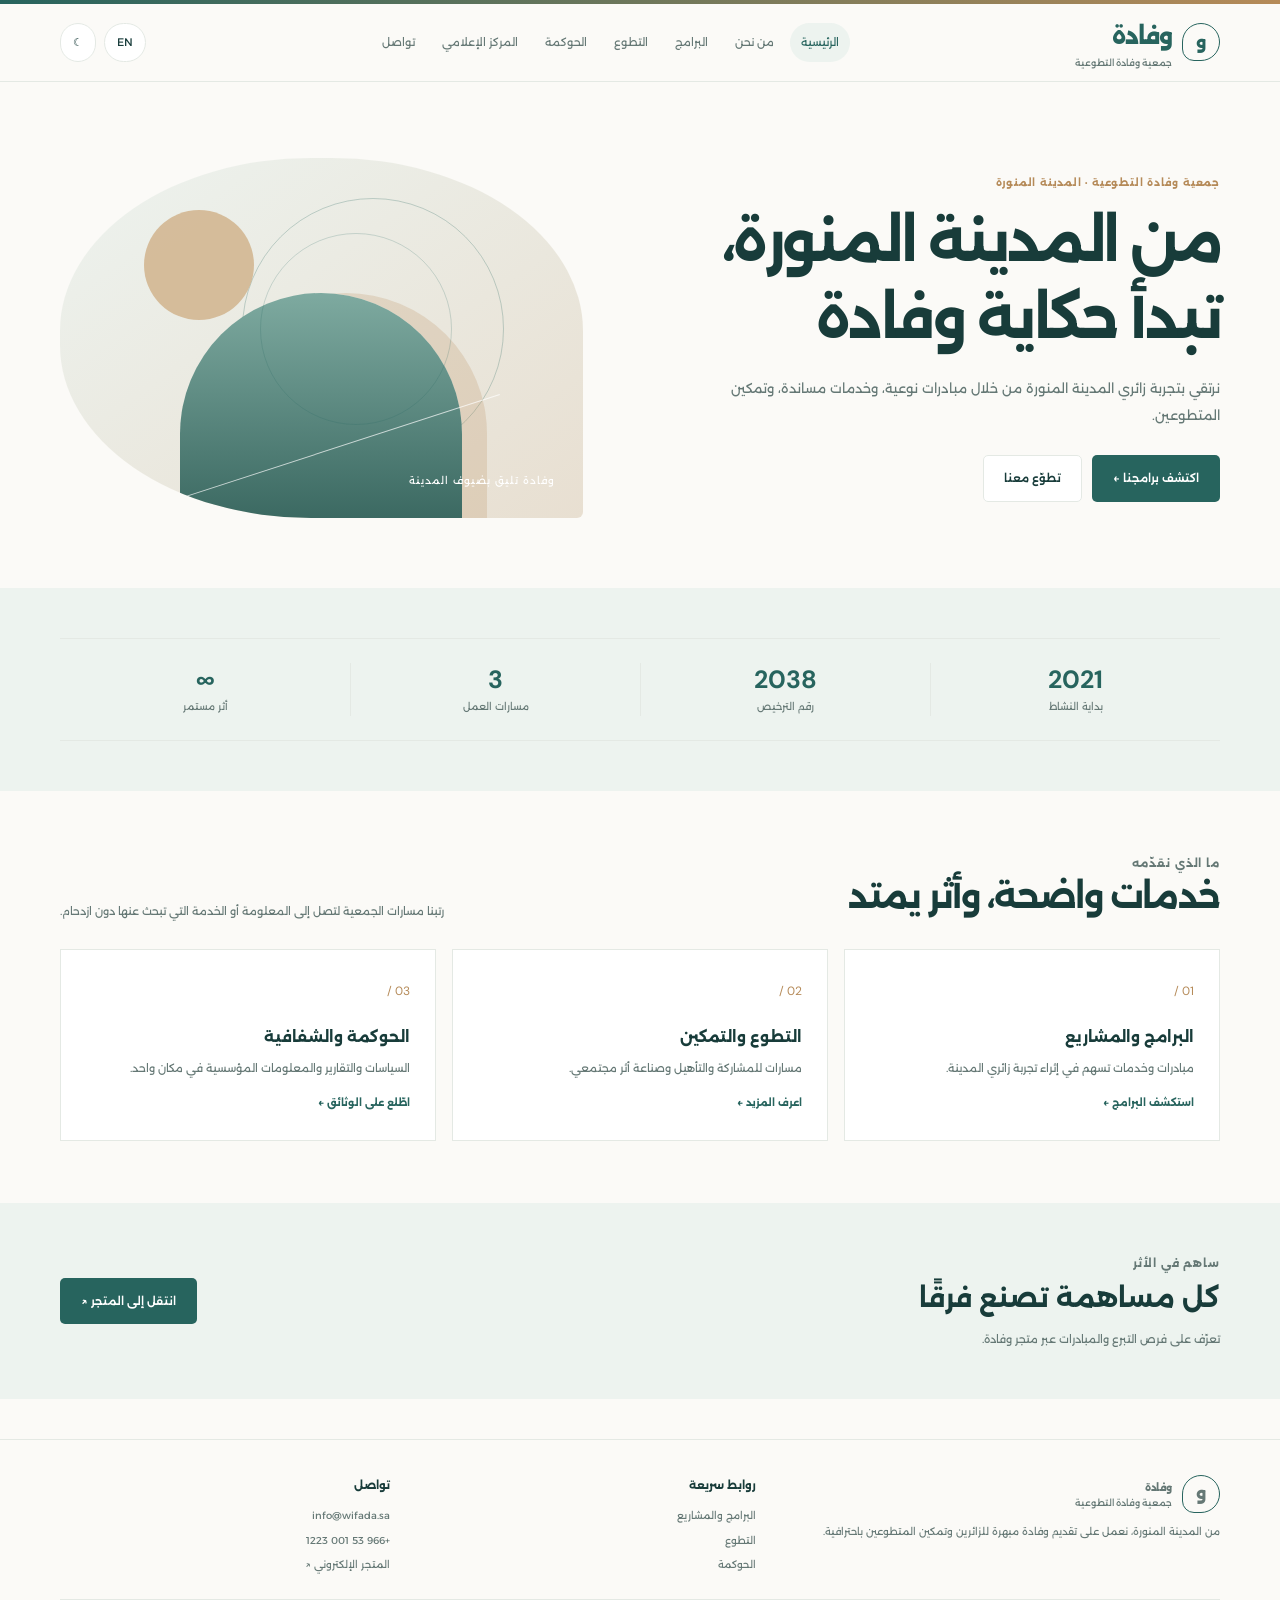
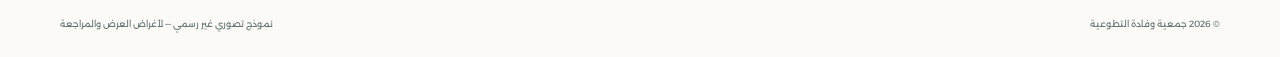
<file: wifada_and_enas_prototypes/wifada_redesign/association/index.html>
<!doctype html><html lang="ar" dir="rtl"><head><meta charset="utf-8"><meta name="viewport" content="width=device-width,initial-scale=1"><meta name="theme-color" content="#fbfaf7"><title>الرئيسية | وفادة</title><link rel="stylesheet" href="style.css"></head><body><div class="topline"></div><header class="header"><div class="wrap header-inner"><a class="logo" href="index.html"><span class="logo-mark">و</span><span>وفادة<small>جمعية وفادة التطوعية</small></span></a><nav class="nav" id="mainNav"><a href="index.html" class="active" data-ar="الرئيسية" data-en="Home">الرئيسية</a><a href="about.html" class="" data-ar="من نحن" data-en="About">من نحن</a><a href="programs.html" class="" data-ar="البرامج" data-en="Programs">البرامج</a><a href="volunteer.html" class="" data-ar="التطوع" data-en="Volunteer">التطوع</a><a href="governance.html" class="" data-ar="الحوكمة" data-en="Governance">الحوكمة</a><a href="media.html" class="" data-ar="المركز الإعلامي" data-en="Media">المركز الإعلامي</a><a href="contact.html" class="" data-ar="تواصل" data-en="Contact">تواصل</a></nav><div class="actions"><button class="lang-btn" id="langToggle">EN</button><button class="icon-btn" id="themeToggle" aria-label="تبديل المظهر">☾</button><button class="menu-btn" id="menuToggle">☰</button></div></div></header><main><section class="wrap hero"><div class="fade"><p class="eyebrow" data-ar="جمعية وفادة التطوعية · المدينة المنورة" data-en="Wifada Voluntary Association · Madinah">جمعية وفادة التطوعية · المدينة المنورة</p><h1 data-ar="من المدينة المنورة، تبدأ حكاية وفادة" data-en="A thoughtful welcome for every visitor">من المدينة المنورة، تبدأ حكاية وفادة</h1><p class="lead" data-ar="نرتقي بتجربة زائري المدينة المنورة من خلال مبادرات نوعية، وخدمات مساندة، وتمكين المتطوعين." data-en="From Madinah, we create a more meaningful visitor experience through purposeful initiatives, supportive services, and empowered volunteers.">نرتقي بتجربة زائري المدينة المنورة من خلال مبادرات نوعية، وخدمات مساندة، وتمكين المتطوعين.</p><div class="hero-actions"><a class="btn btn-primary" href="programs.html" data-ar="اكتشف برامجنا ←" data-en="Explore our programs →">اكتشف برامجنا ←</a><a class="btn btn-outline" href="volunteer.html" data-ar="تطوّع معنا" data-en="Volunteer with us">تطوّع معنا</a></div></div><div class="hero-art"><span class="art-sun"></span><span class="art-arch"></span><span class="art-line"></span><span class="hero-caption" data-ar="وفادة تليق بضيوف المدينة" data-en="A welcome worthy of Madinah’s guests">وفادة تليق بضيوف المدينة</span></div></section><section class="band"><div class="wrap stats"><div class="stat"><strong>2021</strong><span data-ar="بداية النشاط" data-en="Established">بداية النشاط</span></div><div class="stat"><strong>2038</strong><span data-ar="رقم الترخيص" data-en="License number">رقم الترخيص</span></div><div class="stat"><strong>3</strong><span data-ar="مسارات العمل" data-en="Core pathways">مسارات العمل</span></div><div class="stat"><strong>∞</strong><span data-ar="أثر مستمر" data-en="Ongoing impact">أثر مستمر</span></div></div></section><section class="wrap section"><div class="section-head"><div><p class="eyebrow" data-ar="ما الذي نقدّمه" data-en="What we do">ما الذي نقدّمه</p><h2 data-ar="خدمات واضحة، وأثر يمتد" data-en="Clear services. Lasting impact.">خدمات واضحة، وأثر يمتد</h2></div><p data-ar="رتبنا مسارات الجمعية لتصل إلى المعلومة أو الخدمة التي تبحث عنها دون ازدحام." data-en="We have organized the association’s pathways so visitors can find the information or service they need without clutter.">رتبنا مسارات الجمعية لتصل إلى المعلومة أو الخدمة التي تبحث عنها دون ازدحام.</p></div><div class="grid-3"><article class="feature"><span class="feature-num">01 /</span><h3 data-ar="البرامج والمشاريع" data-en="Programs & projects">البرامج والمشاريع</h3><p data-ar="مبادرات وخدمات تسهم في إثراء تجربة زائري المدينة." data-en="Initiatives and services that enrich the experience of Madinah visitors.">مبادرات وخدمات تسهم في إثراء تجربة زائري المدينة.</p><a href="programs.html" data-ar="استكشف البرامج ←" data-en="Explore programs →">استكشف البرامج ←</a></article><article class="feature"><span class="feature-num">02 /</span><h3 data-ar="التطوع والتمكين" data-en="Volunteering">التطوع والتمكين</h3><p data-ar="مسارات للمشاركة والتأهيل وصناعة أثر مجتمعي." data-en="Opportunities to participate, learn, and create community impact.">مسارات للمشاركة والتأهيل وصناعة أثر مجتمعي.</p><a href="volunteer.html" data-ar="اعرف المزيد ←" data-en="Learn more →">اعرف المزيد ←</a></article><article class="feature"><span class="feature-num">03 /</span><h3 data-ar="الحوكمة والشفافية" data-en="Governance">الحوكمة والشفافية</h3><p data-ar="السياسات والتقارير والمعلومات المؤسسية في مكان واحد." data-en="Policies, reports, and organizational information in one place.">السياسات والتقارير والمعلومات المؤسسية في مكان واحد.</p><a href="governance.html" data-ar="اطّلع على الوثائق ←" data-en="View documents →">اطّلع على الوثائق ←</a></article></div></section><section class="band"><div class="wrap band-inner"><div><p class="eyebrow" data-ar="ساهم في الأثر" data-en="Be part of the impact">ساهم في الأثر</p><h2 data-ar="كل مساهمة تصنع فرقًا" data-en="Every contribution makes a difference">كل مساهمة تصنع فرقًا</h2><p data-ar="تعرّف على فرص التبرع والمبادرات عبر متجر وفادة." data-en="Discover donation opportunities and initiatives through Wifada’s store.">تعرّف على فرص التبرع والمبادرات عبر متجر وفادة.</p></div><a class="btn btn-primary" href="../store/index.html" data-ar="انتقل إلى المتجر ↗" data-en="Visit the store ↗">انتقل إلى المتجر ↗</a></div></section></main><footer class="footer"><div class="wrap"><div class="footer-grid"><div><a class="logo" href="index.html"><span class="logo-mark">و</span><span>وفادة<small>جمعية وفادة التطوعية</small></span></a><p data-ar="من المدينة المنورة، نعمل على تقديم وفادة مبهرة للزائرين وتمكين المتطوعين باحترافية." data-en="From Madinah, we work to create a remarkable welcome for visitors and empower volunteers.">من المدينة المنورة، نعمل على تقديم وفادة مبهرة للزائرين وتمكين المتطوعين باحترافية.</p></div><div><h4 data-ar="روابط سريعة" data-en="Quick links">روابط سريعة</h4><div class="footer-links"><a href="programs.html" data-ar="البرامج والمشاريع" data-en="Programs">البرامج والمشاريع</a><a href="volunteer.html" data-ar="التطوع" data-en="Volunteer">التطوع</a><a href="governance.html" data-ar="الحوكمة" data-en="Governance">الحوكمة</a></div></div><div><h4 data-ar="تواصل" data-en="Contact">تواصل</h4><div class="footer-links"><a href="mailto:info@wifada.sa">info@wifada.sa</a><a href="tel:+966530011223">+966 53 001 1223</a><a href="https://store.wifada.org.sa/" target="_blank" data-ar="المتجر الإلكتروني ↗" data-en="Donation store ↗">المتجر الإلكتروني ↗</a></div></div></div><div class="copyright"><span data-ar="© 2026 جمعية وفادة التطوعية" data-en="© 2026 Wifada Voluntary Association">© 2026 جمعية وفادة التطوعية</span><span data-ar="نموذج تصوري غير رسمي — لأغراض العرض والمراجعة" data-en="Unofficial concept prototype — for review and presentation">نموذج تصوري غير رسمي — لأغراض العرض والمراجعة</span></div></div></footer><script src="script.js"></script></body></html>
</file>
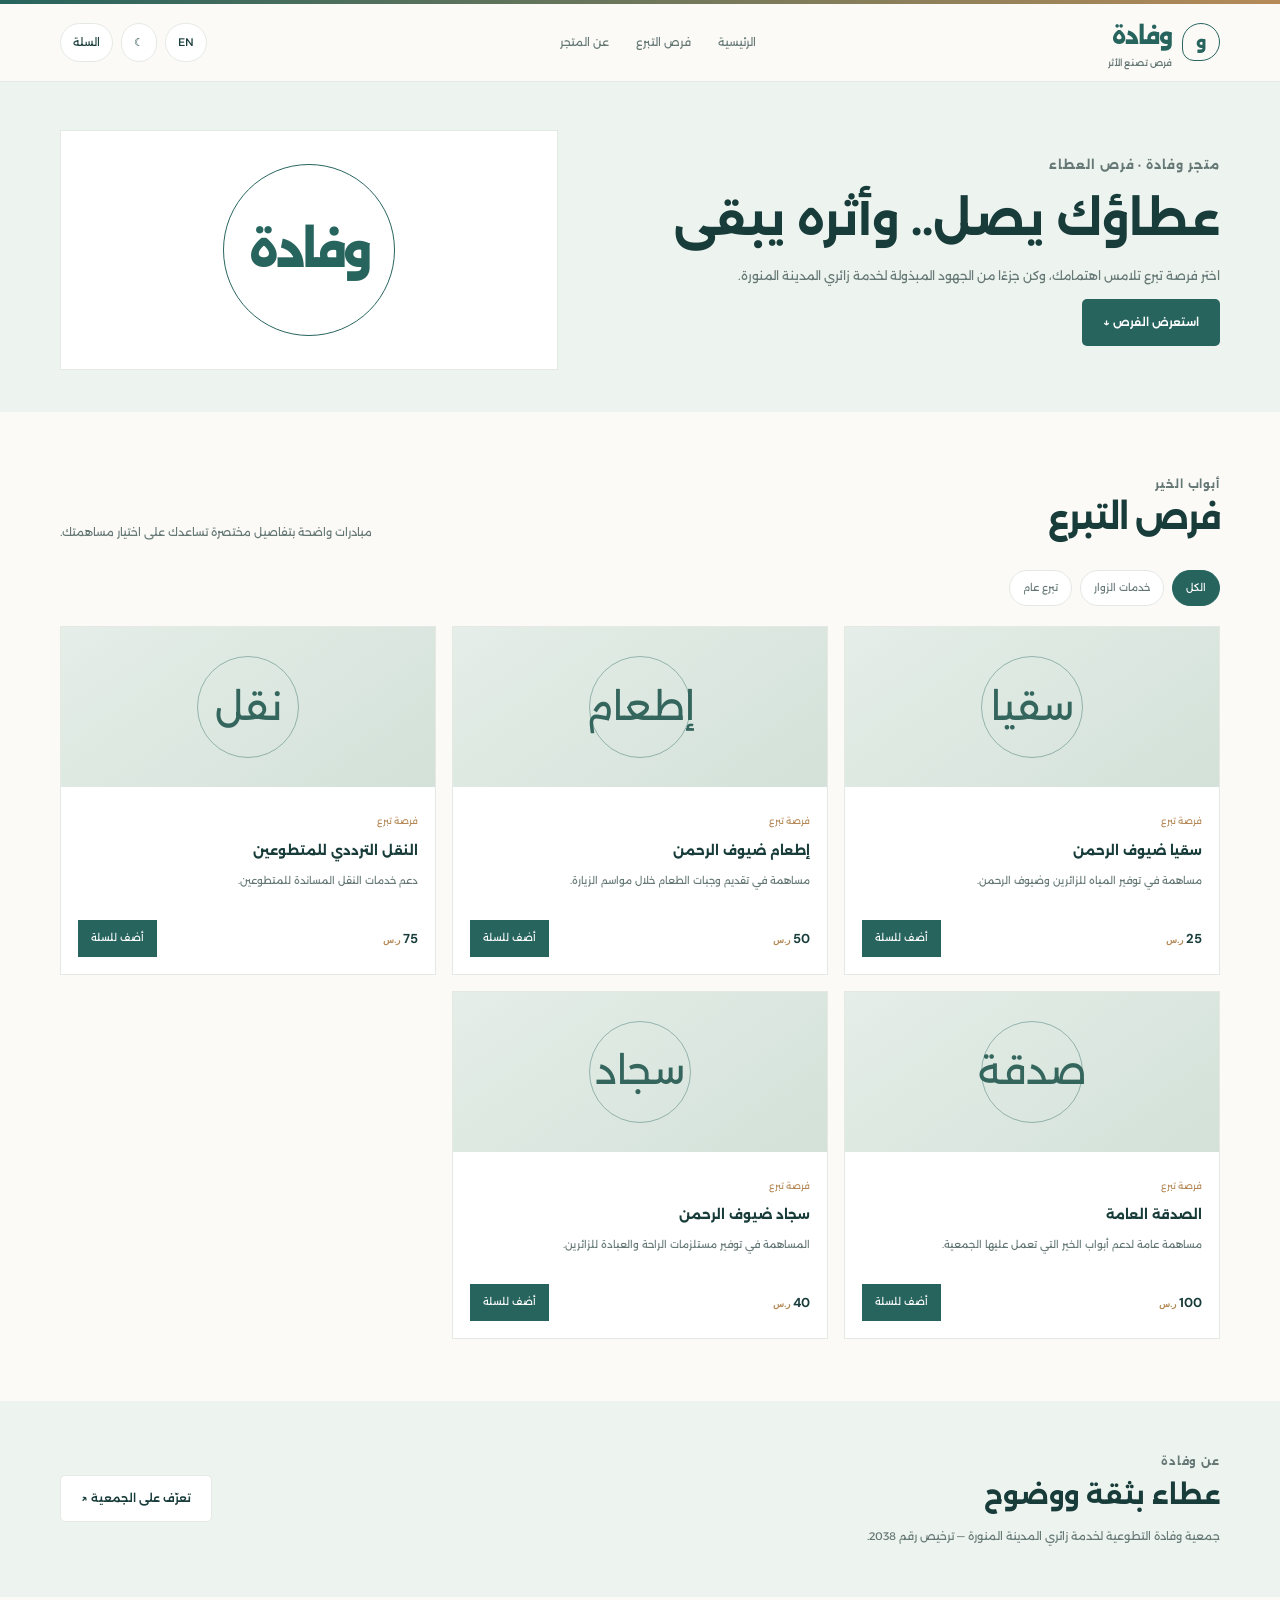
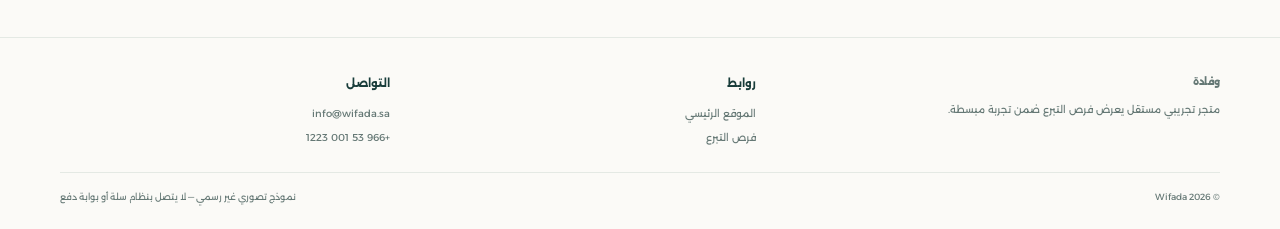
<file: wifada_and_enas_prototypes/wifada_redesign/store/index.html>
<!doctype html><html lang="ar" dir="rtl"><head><meta charset="utf-8"><meta name="viewport" content="width=device-width,initial-scale=1"><title>متجر وفادة | فرص التبرع</title><link rel="stylesheet" href="style.css"></head><body><div class="topline"></div><header class="header"><div class="wrap header-inner"><a class="logo" href="index.html"><span class="logo-mark">و</span><span>وفادة<small data-ar="فرص تصنع الأثر" data-en="Giving that makes an impact">فرص تصنع الأثر</small></span></a><nav class="nav" id="mainNav"><a href="index.html" data-ar="الرئيسية" data-en="Home">الرئيسية</a><a href="#opportunities" data-ar="فرص التبرع" data-en="Opportunities">فرص التبرع</a><a href="#about" data-ar="عن المتجر" data-en="About">عن المتجر</a></nav><div class="actions"><button class="lang-btn" id="langToggle">EN</button><button class="icon-btn" id="themeToggle">☾</button><button class="icon-btn" id="openCart" data-ar="السلة" data-en="Cart">السلة <span class="cart-count" id="cartCount">0</span></button><button class="menu-btn" id="menuToggle">☰</button></div></div></header><main><section class="store-hero"><div class="wrap store-hero-inner"><div><p class="eyebrow" data-ar="متجر وفادة · فرص العطاء" data-en="Wifada Store · Giving opportunities">متجر وفادة · فرص العطاء</p><h1 data-ar="عطاؤك يصل.. وأثره يبقى" data-en="Your giving reaches further">عطاؤك يصل.. وأثره يبقى</h1><p data-ar="اختر فرصة تبرع تلامس اهتمامك، وكن جزءًا من الجهود المبذولة لخدمة زائري المدينة المنورة." data-en="Choose an opportunity that matters to you and support the efforts serving visitors of Madinah.">اختر فرصة تبرع تلامس اهتمامك، وكن جزءًا من الجهود المبذولة لخدمة زائري المدينة المنورة.</p><a href="#opportunities" class="btn btn-primary" data-ar="استعرض الفرص ↓" data-en="Explore opportunities ↓">استعرض الفرص ↓</a></div><div class="store-visual"></div></div></section><section class="wrap section" id="opportunities"><div class="section-head"><div><p class="eyebrow" data-ar="أبواب الخير" data-en="Ways to give">أبواب الخير</p><h2 data-ar="فرص التبرع" data-en="Donation opportunities">فرص التبرع</h2></div><p data-ar="مبادرات واضحة بتفاصيل مختصرة تساعدك على اختيار مساهمتك." data-en="Clear initiatives with concise details to help you choose your contribution.">مبادرات واضحة بتفاصيل مختصرة تساعدك على اختيار مساهمتك.</p></div><div class="filters"><button class="filter active" data-filter="all" data-ar="الكل" data-en="All">الكل</button><button class="filter" data-filter="service" data-ar="خدمات الزوار" data-en="Visitor services">خدمات الزوار</button><button class="filter" data-filter="general" data-ar="تبرع عام" data-en="General giving">تبرع عام</button></div><div class="product-grid"><article class="product-card" data-category="service"><div class="product-art">سقيا</div><div class="product-info"><small data-ar="فرصة تبرع" data-en="Donation opportunity">فرصة تبرع</small><h3 data-ar="سقيا ضيوف الرحمن" data-en="Water for the Guests of Allah">سقيا ضيوف الرحمن</h3><p data-ar="مساهمة في توفير المياه للزائرين وضيوف الرحمن." data-en="Support access to drinking water for visitors and pilgrims.">مساهمة في توفير المياه للزائرين وضيوف الرحمن.</p><div class="product-actions"><strong>25 <small>ر.س</small></strong><button class="add-cart" data-id="0" data-ar="أضف للسلة" data-en="Add to cart">أضف للسلة</button></div></div></article><article class="product-card" data-category="service"><div class="product-art">إطعام</div><div class="product-info"><small data-ar="فرصة تبرع" data-en="Donation opportunity">فرصة تبرع</small><h3 data-ar="إطعام ضيوف الرحمن" data-en="Meals for the Guests of Allah">إطعام ضيوف الرحمن</h3><p data-ar="مساهمة في تقديم وجبات الطعام خلال مواسم الزيارة." data-en="Support meal distribution during visitor seasons.">مساهمة في تقديم وجبات الطعام خلال مواسم الزيارة.</p><div class="product-actions"><strong>50 <small>ر.س</small></strong><button class="add-cart" data-id="1" data-ar="أضف للسلة" data-en="Add to cart">أضف للسلة</button></div></div></article><article class="product-card" data-category="service"><div class="product-art">نقل</div><div class="product-info"><small data-ar="فرصة تبرع" data-en="Donation opportunity">فرصة تبرع</small><h3 data-ar="النقل الترددي للمتطوعين" data-en="Volunteer Shuttle Transport">النقل الترددي للمتطوعين</h3><p data-ar="دعم خدمات النقل المساندة للمتطوعين." data-en="Support transport services for volunteers.">دعم خدمات النقل المساندة للمتطوعين.</p><div class="product-actions"><strong>75 <small>ر.س</small></strong><button class="add-cart" data-id="2" data-ar="أضف للسلة" data-en="Add to cart">أضف للسلة</button></div></div></article><article class="product-card" data-category="general"><div class="product-art">صدقة</div><div class="product-info"><small data-ar="فرصة تبرع" data-en="Donation opportunity">فرصة تبرع</small><h3 data-ar="الصدقة العامة" data-en="General Charity">الصدقة العامة</h3><p data-ar="مساهمة عامة لدعم أبواب الخير التي تعمل عليها الجمعية." data-en="A general contribution supporting the association’s charitable work.">مساهمة عامة لدعم أبواب الخير التي تعمل عليها الجمعية.</p><div class="product-actions"><strong>100 <small>ر.س</small></strong><button class="add-cart" data-id="3" data-ar="أضف للسلة" data-en="Add to cart">أضف للسلة</button></div></div></article><article class="product-card" data-category="service"><div class="product-art">سجاد</div><div class="product-info"><small data-ar="فرصة تبرع" data-en="Donation opportunity">فرصة تبرع</small><h3 data-ar="سجاد ضيوف الرحمن" data-en="Prayer Mats for Visitors">سجاد ضيوف الرحمن</h3><p data-ar="المساهمة في توفير مستلزمات الراحة والعبادة للزائرين." data-en="Help provide useful prayer and comfort essentials for visitors.">المساهمة في توفير مستلزمات الراحة والعبادة للزائرين.</p><div class="product-actions"><strong>40 <small>ر.س</small></strong><button class="add-cart" data-id="4" data-ar="أضف للسلة" data-en="Add to cart">أضف للسلة</button></div></div></article></div></section><section class="band" id="about"><div class="wrap band-inner"><div><p class="eyebrow" data-ar="عن وفادة" data-en="About Wifada">عن وفادة</p><h2 data-ar="عطاء بثقة ووضوح" data-en="Giving with trust and clarity">عطاء بثقة ووضوح</h2><p data-ar="جمعية وفادة التطوعية لخدمة زائري المدينة المنورة — ترخيص رقم 2038." data-en="Wifada Voluntary Association for Madinah Visitors Service — License No. 2038.">جمعية وفادة التطوعية لخدمة زائري المدينة المنورة — ترخيص رقم 2038.</p></div><a href="../association/about.html" class="btn btn-outline" data-ar="تعرّف على الجمعية ↗" data-en="About the association ↗">تعرّف على الجمعية ↗</a></div></section></main><div class="cart-panel" id="cartPanel"><div class="cart-box"><div class="cart-head"><h3 data-ar="سلة التبرعات" data-en="Donation cart">سلة التبرعات</h3><button class="icon-btn" id="closeCart">✕</button></div><div class="cart-items" id="cartItems"><p class="empty" data-ar="لم تضف أي فرص بعد." data-en="No opportunities added yet.">لم تضف أي فرص بعد.</p></div><div class="total"><span data-ar="الإجمالي" data-en="Total">الإجمالي</span><strong id="cartTotal">0 ر.س</strong></div><button class="btn btn-primary" id="checkout" style="width:100%" data-ar="متابعة تجريبية" data-en="Continue demo">متابعة تجريبية</button><p class="notice" data-ar="هذا نموذج تصوري فقط. لا تتم أي عملية دفع أو تحويل أموال." data-en="Concept prototype only. No payment or money transfer takes place.">هذا نموذج تصوري فقط. لا تتم أي عملية دفع أو تحويل أموال.</p></div></div><footer class="footer"><div class="wrap"><div class="footer-grid"><div><a class="logo" href="index.html">وفادة</a><p data-ar="متجر تجريبي مستقل يعرض فرص التبرع ضمن تجربة مبسطة." data-en="An independent concept store presenting donation opportunities in a simplified experience.">متجر تجريبي مستقل يعرض فرص التبرع ضمن تجربة مبسطة.</p></div><div><h4 data-ar="روابط" data-en="Links">روابط</h4><div class="footer-links"><a href="../association/index.html" data-ar="الموقع الرئيسي" data-en="Main website">الموقع الرئيسي</a><a href="#opportunities" data-ar="فرص التبرع" data-en="Opportunities">فرص التبرع</a></div></div><div><h4 data-ar="التواصل" data-en="Contact">التواصل</h4><div class="footer-links"><a href="mailto:info@wifada.sa">info@wifada.sa</a><a href="tel:+966530011223">+966 53 001 1223</a></div></div></div><div class="copyright"><span>© 2026 Wifada</span><span data-ar="نموذج تصوري غير رسمي — لا يتصل بنظام سلة أو بوابة دفع" data-en="Unofficial concept — not connected to Salla or a payment gateway">نموذج تصوري غير رسمي — لا يتصل بنظام سلة أو بوابة دفع</span></div></div></footer><script src="script.js"></script></body></html>
</file>
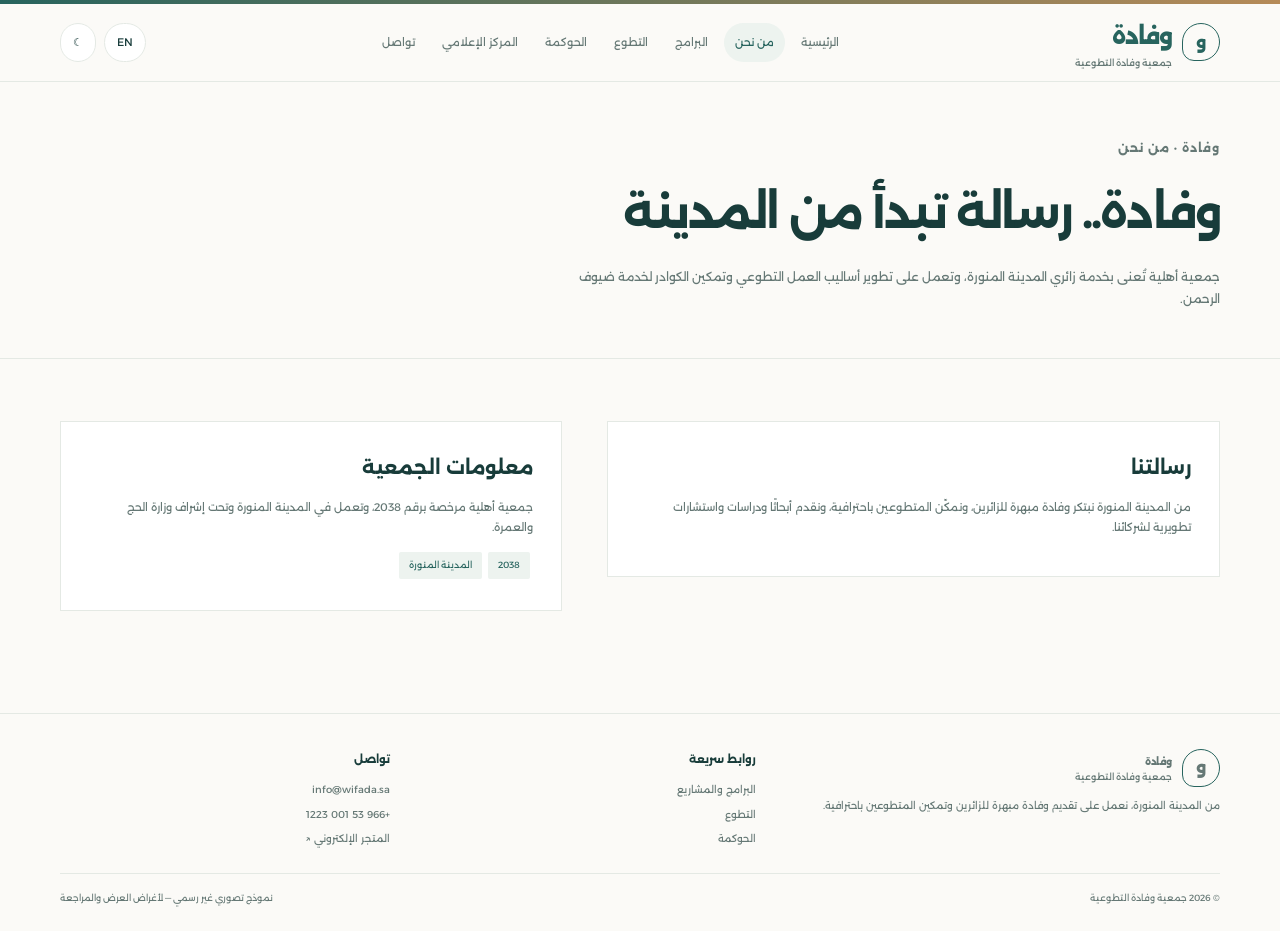
<file: wifada_and_enas_prototypes/wifada_redesign/association/about.html>
<!doctype html><html lang="ar" dir="rtl"><head><meta charset="utf-8"><meta name="viewport" content="width=device-width,initial-scale=1"><meta name="theme-color" content="#fbfaf7"><title>من نحن | وفادة</title><link rel="stylesheet" href="style.css"></head><body><div class="topline"></div><header class="header"><div class="wrap header-inner"><a class="logo" href="index.html"><span class="logo-mark">و</span><span>وفادة<small>جمعية وفادة التطوعية</small></span></a><nav class="nav" id="mainNav"><a href="index.html" class="" data-ar="الرئيسية" data-en="Home">الرئيسية</a><a href="about.html" class="active" data-ar="من نحن" data-en="About">من نحن</a><a href="programs.html" class="" data-ar="البرامج" data-en="Programs">البرامج</a><a href="volunteer.html" class="" data-ar="التطوع" data-en="Volunteer">التطوع</a><a href="governance.html" class="" data-ar="الحوكمة" data-en="Governance">الحوكمة</a><a href="media.html" class="" data-ar="المركز الإعلامي" data-en="Media">المركز الإعلامي</a><a href="contact.html" class="" data-ar="تواصل" data-en="Contact">تواصل</a></nav><div class="actions"><button class="lang-btn" id="langToggle">EN</button><button class="icon-btn" id="themeToggle" aria-label="تبديل المظهر">☾</button><button class="menu-btn" id="menuToggle">☰</button></div></div></header><main><section class="page-hero"><div class="wrap"><p class="eyebrow" data-ar="وفادة · من نحن" data-en="Wifada · About us">وفادة · من نحن</p><h1 data-ar="وفادة.. رسالة تبدأ من المدينة" data-en="Wifada — a mission rooted in Madinah">وفادة.. رسالة تبدأ من المدينة</h1><p data-ar="جمعية أهلية تُعنى بخدمة زائري المدينة المنورة، وتعمل على تطوير أساليب العمل التطوعي وتمكين الكوادر لخدمة ضيوف الرحمن." data-en="A nonprofit association dedicated to serving visitors of Madinah and advancing volunteer-led services through innovation and capacity building.">جمعية أهلية تُعنى بخدمة زائري المدينة المنورة، وتعمل على تطوير أساليب العمل التطوعي وتمكين الكوادر لخدمة ضيوف الرحمن.</p></div></section><section class="wrap section"><div class="content-grid"><article class="content-card"><h2 data-ar="رسالتنا" data-en="Our mission">رسالتنا</h2><p data-ar="من المدينة المنورة نبتكر وفادة مبهرة للزائرين، ونمكّن المتطوعين باحترافية، ونقدم أبحاثًا ودراسات واستشارات تطويرية لشركائنا." data-en="From Madinah, we create a remarkable welcome for visitors, professionally empower volunteers, and provide research and development insights for our partners.">من المدينة المنورة نبتكر وفادة مبهرة للزائرين، ونمكّن المتطوعين باحترافية، ونقدم أبحاثًا ودراسات واستشارات تطويرية لشركائنا.</p></article><article class="content-card"><h2 data-ar="معلومات الجمعية" data-en="Association details">معلومات الجمعية</h2><p data-ar="جمعية أهلية مرخصة برقم 2038، وتعمل في المدينة المنورة وتحت إشراف وزارة الحج والعمرة." data-en="A licensed nonprofit association (No. 2038), based in Madinah and supervised by the Ministry of Hajj and Umrah.">جمعية أهلية مرخصة برقم 2038، وتعمل في المدينة المنورة وتحت إشراف وزارة الحج والعمرة.</p><span class="tag">2038</span><span class="tag" data-ar="المدينة المنورة" data-en="Madinah">المدينة المنورة</span></article></div></section></main><footer class="footer"><div class="wrap"><div class="footer-grid"><div><a class="logo" href="index.html"><span class="logo-mark">و</span><span>وفادة<small>جمعية وفادة التطوعية</small></span></a><p data-ar="من المدينة المنورة، نعمل على تقديم وفادة مبهرة للزائرين وتمكين المتطوعين باحترافية." data-en="From Madinah, we work to create a remarkable welcome for visitors and empower volunteers.">من المدينة المنورة، نعمل على تقديم وفادة مبهرة للزائرين وتمكين المتطوعين باحترافية.</p></div><div><h4 data-ar="روابط سريعة" data-en="Quick links">روابط سريعة</h4><div class="footer-links"><a href="programs.html" data-ar="البرامج والمشاريع" data-en="Programs">البرامج والمشاريع</a><a href="volunteer.html" data-ar="التطوع" data-en="Volunteer">التطوع</a><a href="governance.html" data-ar="الحوكمة" data-en="Governance">الحوكمة</a></div></div><div><h4 data-ar="تواصل" data-en="Contact">تواصل</h4><div class="footer-links"><a href="mailto:info@wifada.sa">info@wifada.sa</a><a href="tel:+966530011223">+966 53 001 1223</a><a href="https://store.wifada.org.sa/" target="_blank" data-ar="المتجر الإلكتروني ↗" data-en="Donation store ↗">المتجر الإلكتروني ↗</a></div></div></div><div class="copyright"><span data-ar="© 2026 جمعية وفادة التطوعية" data-en="© 2026 Wifada Voluntary Association">© 2026 جمعية وفادة التطوعية</span><span data-ar="نموذج تصوري غير رسمي — لأغراض العرض والمراجعة" data-en="Unofficial concept prototype — for review and presentation">نموذج تصوري غير رسمي — لأغراض العرض والمراجعة</span></div></div></footer><script src="script.js"></script></body></html>
</file>
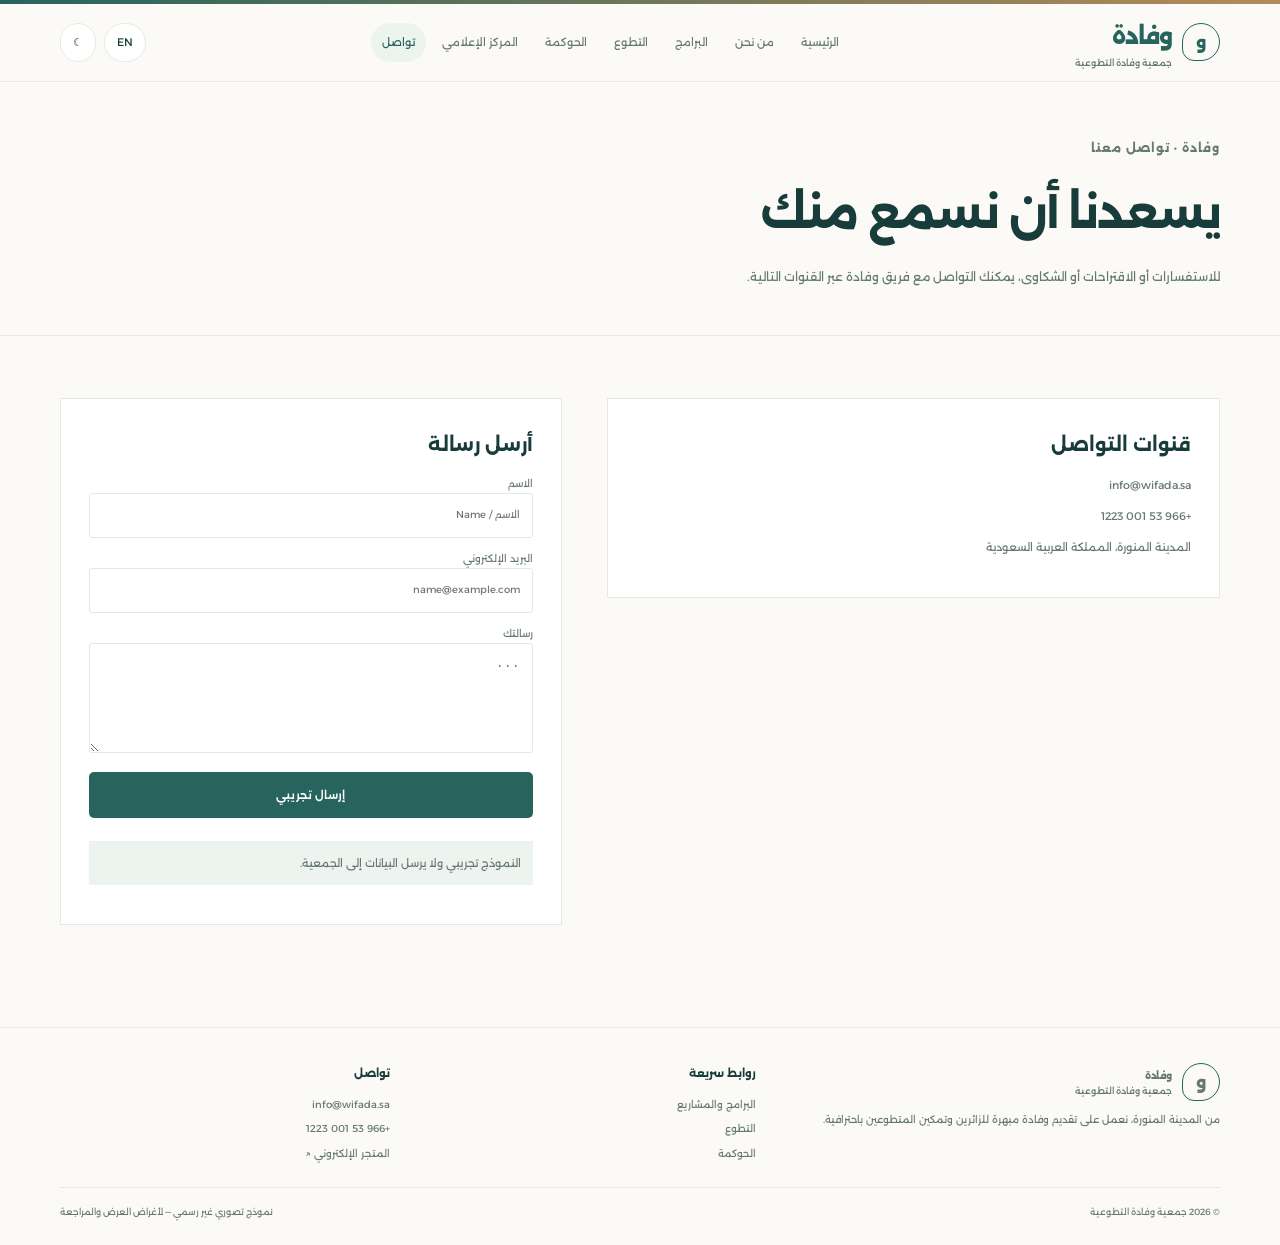
<file: wifada_and_enas_prototypes/wifada_redesign/association/contact.html>
<!doctype html><html lang="ar" dir="rtl"><head><meta charset="utf-8"><meta name="viewport" content="width=device-width,initial-scale=1"><meta name="theme-color" content="#fbfaf7"><title>تواصل معنا | وفادة</title><link rel="stylesheet" href="style.css"></head><body><div class="topline"></div><header class="header"><div class="wrap header-inner"><a class="logo" href="index.html"><span class="logo-mark">و</span><span>وفادة<small>جمعية وفادة التطوعية</small></span></a><nav class="nav" id="mainNav"><a href="index.html" class="" data-ar="الرئيسية" data-en="Home">الرئيسية</a><a href="about.html" class="" data-ar="من نحن" data-en="About">من نحن</a><a href="programs.html" class="" data-ar="البرامج" data-en="Programs">البرامج</a><a href="volunteer.html" class="" data-ar="التطوع" data-en="Volunteer">التطوع</a><a href="governance.html" class="" data-ar="الحوكمة" data-en="Governance">الحوكمة</a><a href="media.html" class="" data-ar="المركز الإعلامي" data-en="Media">المركز الإعلامي</a><a href="contact.html" class="active" data-ar="تواصل" data-en="Contact">تواصل</a></nav><div class="actions"><button class="lang-btn" id="langToggle">EN</button><button class="icon-btn" id="themeToggle" aria-label="تبديل المظهر">☾</button><button class="menu-btn" id="menuToggle">☰</button></div></div></header><main><section class="page-hero"><div class="wrap"><p class="eyebrow" data-ar="وفادة · تواصل معنا" data-en="Wifada · Contact">وفادة · تواصل معنا</p><h1 data-ar="يسعدنا أن نسمع منك" data-en="We would love to hear from you">يسعدنا أن نسمع منك</h1><p data-ar="للاستفسارات أو الاقتراحات أو الشكاوى، يمكنك التواصل مع فريق وفادة عبر القنوات التالية." data-en="For inquiries, suggestions, or feedback, reach the Wifada team through the following channels.">للاستفسارات أو الاقتراحات أو الشكاوى، يمكنك التواصل مع فريق وفادة عبر القنوات التالية.</p></div></section><section class="wrap section"><div class="content-grid"><article class="content-card"><h2 data-ar="قنوات التواصل" data-en="Contact channels">قنوات التواصل</h2><p>info@wifada.sa</p><p>+966 53 001 1223</p><p data-ar="المدينة المنورة، المملكة العربية السعودية" data-en="Madinah, Saudi Arabia">المدينة المنورة، المملكة العربية السعودية</p></article><article class="content-card"><h2 data-ar="أرسل رسالة" data-en="Send a message">أرسل رسالة</h2><form class="form" id="contactForm"><label><span data-ar="الاسم" data-en="Name">الاسم</span><input required placeholder="الاسم / Name"></label><label><span data-ar="البريد الإلكتروني" data-en="Email">البريد الإلكتروني</span><input type="email" required placeholder="name@example.com"></label><label><span data-ar="رسالتك" data-en="Your message">رسالتك</span><textarea required placeholder="..."></textarea></label><button class="btn btn-primary" type="submit" data-ar="إرسال تجريبي" data-en="Demo submit">إرسال تجريبي</button><p class="notice" data-ar="النموذج تجريبي ولا يرسل البيانات إلى الجمعية." data-en="Demo form only. It does not send data to the association.">النموذج تجريبي ولا يرسل البيانات إلى الجمعية.</p></form></article></div></section></main><footer class="footer"><div class="wrap"><div class="footer-grid"><div><a class="logo" href="index.html"><span class="logo-mark">و</span><span>وفادة<small>جمعية وفادة التطوعية</small></span></a><p data-ar="من المدينة المنورة، نعمل على تقديم وفادة مبهرة للزائرين وتمكين المتطوعين باحترافية." data-en="From Madinah, we work to create a remarkable welcome for visitors and empower volunteers.">من المدينة المنورة، نعمل على تقديم وفادة مبهرة للزائرين وتمكين المتطوعين باحترافية.</p></div><div><h4 data-ar="روابط سريعة" data-en="Quick links">روابط سريعة</h4><div class="footer-links"><a href="programs.html" data-ar="البرامج والمشاريع" data-en="Programs">البرامج والمشاريع</a><a href="volunteer.html" data-ar="التطوع" data-en="Volunteer">التطوع</a><a href="governance.html" data-ar="الحوكمة" data-en="Governance">الحوكمة</a></div></div><div><h4 data-ar="تواصل" data-en="Contact">تواصل</h4><div class="footer-links"><a href="mailto:info@wifada.sa">info@wifada.sa</a><a href="tel:+966530011223">+966 53 001 1223</a><a href="https://store.wifada.org.sa/" target="_blank" data-ar="المتجر الإلكتروني ↗" data-en="Donation store ↗">المتجر الإلكتروني ↗</a></div></div></div><div class="copyright"><span data-ar="© 2026 جمعية وفادة التطوعية" data-en="© 2026 Wifada Voluntary Association">© 2026 جمعية وفادة التطوعية</span><span data-ar="نموذج تصوري غير رسمي — لأغراض العرض والمراجعة" data-en="Unofficial concept prototype — for review and presentation">نموذج تصوري غير رسمي — لأغراض العرض والمراجعة</span></div></div></footer><script src="script.js"></script></body></html>
</file>
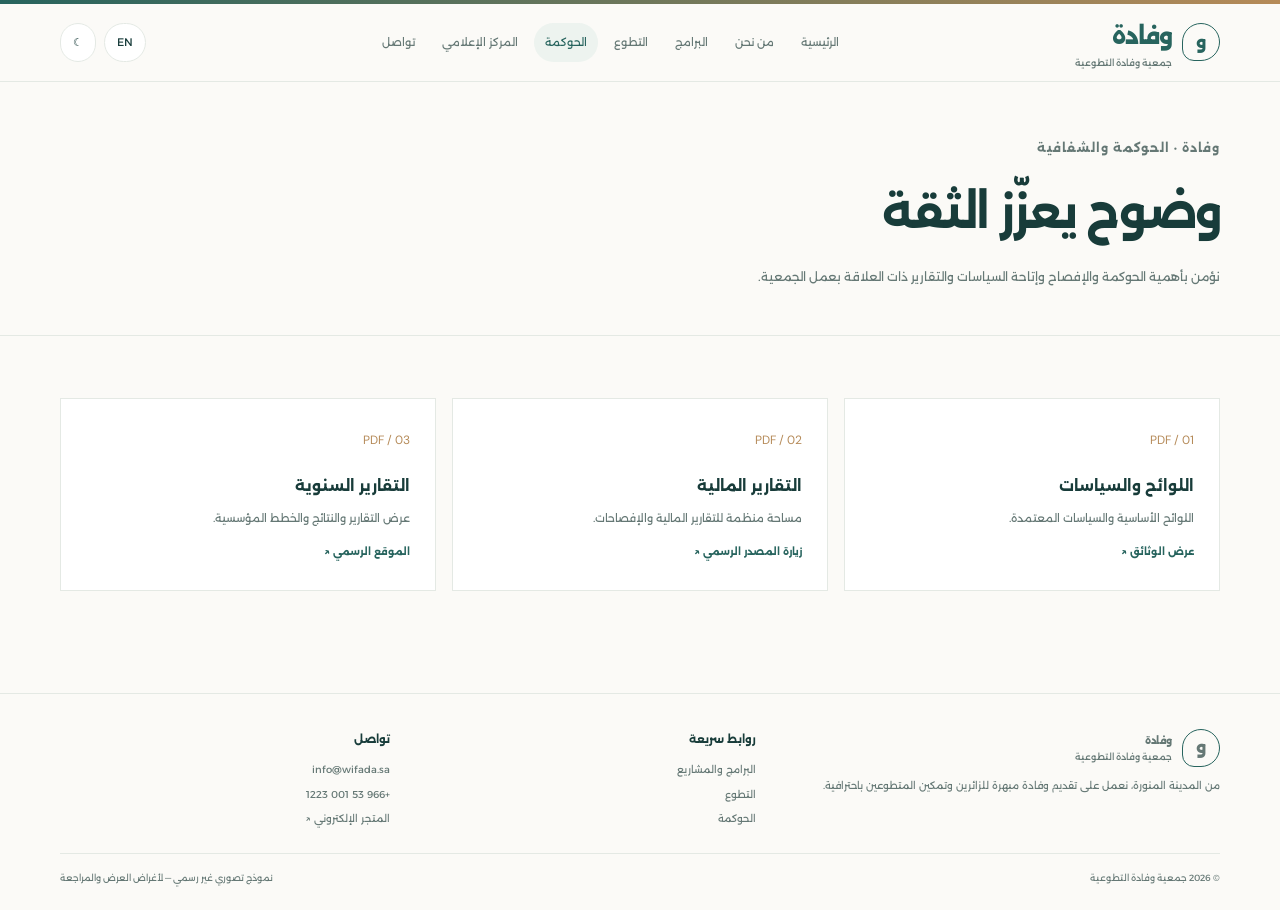
<file: wifada_and_enas_prototypes/wifada_redesign/association/governance.html>
<!doctype html><html lang="ar" dir="rtl"><head><meta charset="utf-8"><meta name="viewport" content="width=device-width,initial-scale=1"><meta name="theme-color" content="#fbfaf7"><title>الحوكمة والشفافية | وفادة</title><link rel="stylesheet" href="style.css"></head><body><div class="topline"></div><header class="header"><div class="wrap header-inner"><a class="logo" href="index.html"><span class="logo-mark">و</span><span>وفادة<small>جمعية وفادة التطوعية</small></span></a><nav class="nav" id="mainNav"><a href="index.html" class="" data-ar="الرئيسية" data-en="Home">الرئيسية</a><a href="about.html" class="" data-ar="من نحن" data-en="About">من نحن</a><a href="programs.html" class="" data-ar="البرامج" data-en="Programs">البرامج</a><a href="volunteer.html" class="" data-ar="التطوع" data-en="Volunteer">التطوع</a><a href="governance.html" class="active" data-ar="الحوكمة" data-en="Governance">الحوكمة</a><a href="media.html" class="" data-ar="المركز الإعلامي" data-en="Media">المركز الإعلامي</a><a href="contact.html" class="" data-ar="تواصل" data-en="Contact">تواصل</a></nav><div class="actions"><button class="lang-btn" id="langToggle">EN</button><button class="icon-btn" id="themeToggle" aria-label="تبديل المظهر">☾</button><button class="menu-btn" id="menuToggle">☰</button></div></div></header><main><section class="page-hero"><div class="wrap"><p class="eyebrow" data-ar="وفادة · الحوكمة والشفافية" data-en="Wifada · Governance">وفادة · الحوكمة والشفافية</p><h1 data-ar="وضوح يعزّز الثقة" data-en="Clarity builds trust">وضوح يعزّز الثقة</h1><p data-ar="نؤمن بأهمية الحوكمة والإفصاح وإتاحة السياسات والتقارير ذات العلاقة بعمل الجمعية." data-en="We value governance, disclosure, and access to the policies and reports that guide our work.">نؤمن بأهمية الحوكمة والإفصاح وإتاحة السياسات والتقارير ذات العلاقة بعمل الجمعية.</p></div></section><section class="wrap section"><div class="grid-3"><article class="feature"><span class="feature-num">PDF / 01</span><h3 data-ar="اللوائح والسياسات" data-en="Policies & regulations">اللوائح والسياسات</h3><p data-ar="اللوائح الأساسية والسياسات المعتمدة." data-en="Core bylaws and approved policies.">اللوائح الأساسية والسياسات المعتمدة.</p><a href="https://www.wifada.sa/regulations/" target="_blank" data-ar="عرض الوثائق ↗" data-en="View documents ↗">عرض الوثائق ↗</a></article><article class="feature"><span class="feature-num">PDF / 02</span><h3 data-ar="التقارير المالية" data-en="Financial reports">التقارير المالية</h3><p data-ar="مساحة منظمة للتقارير المالية والإفصاحات." data-en="A clear space for financial reports and disclosures.">مساحة منظمة للتقارير المالية والإفصاحات.</p><a href="https://www.wifada.sa/pages/الحوكمة/" target="_blank" data-ar="زيارة المصدر الرسمي ↗" data-en="Visit official source ↗">زيارة المصدر الرسمي ↗</a></article><article class="feature"><span class="feature-num">PDF / 03</span><h3 data-ar="التقارير السنوية" data-en="Annual reports">التقارير السنوية</h3><p data-ar="عرض التقارير والنتائج والخطط المؤسسية." data-en="Annual reports, results, and organizational plans.">عرض التقارير والنتائج والخطط المؤسسية.</p><a href="https://www.wifada.sa/" target="_blank" data-ar="الموقع الرسمي ↗" data-en="Official website ↗">الموقع الرسمي ↗</a></article></div></section></main><footer class="footer"><div class="wrap"><div class="footer-grid"><div><a class="logo" href="index.html"><span class="logo-mark">و</span><span>وفادة<small>جمعية وفادة التطوعية</small></span></a><p data-ar="من المدينة المنورة، نعمل على تقديم وفادة مبهرة للزائرين وتمكين المتطوعين باحترافية." data-en="From Madinah, we work to create a remarkable welcome for visitors and empower volunteers.">من المدينة المنورة، نعمل على تقديم وفادة مبهرة للزائرين وتمكين المتطوعين باحترافية.</p></div><div><h4 data-ar="روابط سريعة" data-en="Quick links">روابط سريعة</h4><div class="footer-links"><a href="programs.html" data-ar="البرامج والمشاريع" data-en="Programs">البرامج والمشاريع</a><a href="volunteer.html" data-ar="التطوع" data-en="Volunteer">التطوع</a><a href="governance.html" data-ar="الحوكمة" data-en="Governance">الحوكمة</a></div></div><div><h4 data-ar="تواصل" data-en="Contact">تواصل</h4><div class="footer-links"><a href="mailto:info@wifada.sa">info@wifada.sa</a><a href="tel:+966530011223">+966 53 001 1223</a><a href="https://store.wifada.org.sa/" target="_blank" data-ar="المتجر الإلكتروني ↗" data-en="Donation store ↗">المتجر الإلكتروني ↗</a></div></div></div><div class="copyright"><span data-ar="© 2026 جمعية وفادة التطوعية" data-en="© 2026 Wifada Voluntary Association">© 2026 جمعية وفادة التطوعية</span><span data-ar="نموذج تصوري غير رسمي — لأغراض العرض والمراجعة" data-en="Unofficial concept prototype — for review and presentation">نموذج تصوري غير رسمي — لأغراض العرض والمراجعة</span></div></div></footer><script src="script.js"></script></body></html>
</file>
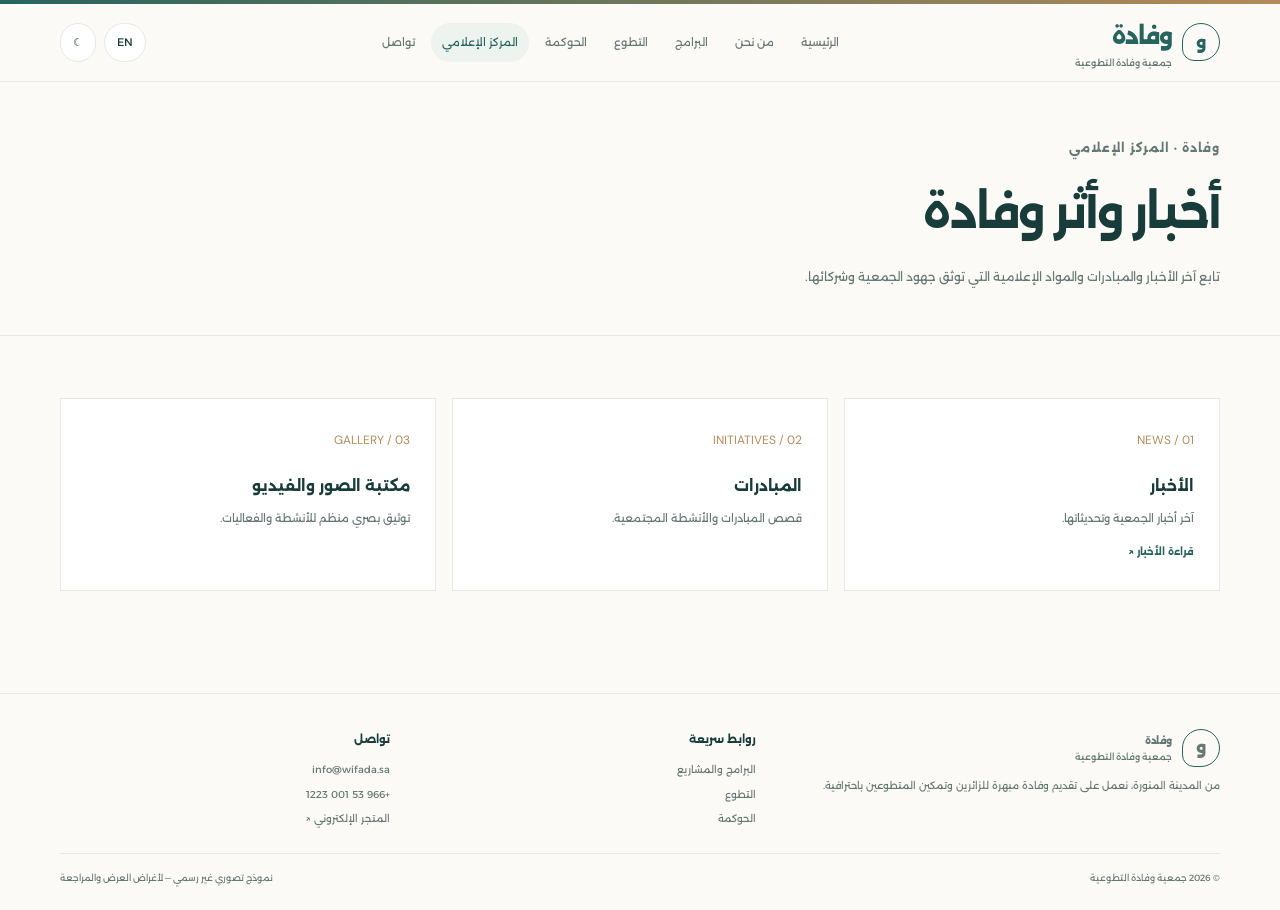
<file: wifada_and_enas_prototypes/wifada_redesign/association/media.html>
<!doctype html><html lang="ar" dir="rtl"><head><meta charset="utf-8"><meta name="viewport" content="width=device-width,initial-scale=1"><meta name="theme-color" content="#fbfaf7"><title>المركز الإعلامي | وفادة</title><link rel="stylesheet" href="style.css"></head><body><div class="topline"></div><header class="header"><div class="wrap header-inner"><a class="logo" href="index.html"><span class="logo-mark">و</span><span>وفادة<small>جمعية وفادة التطوعية</small></span></a><nav class="nav" id="mainNav"><a href="index.html" class="" data-ar="الرئيسية" data-en="Home">الرئيسية</a><a href="about.html" class="" data-ar="من نحن" data-en="About">من نحن</a><a href="programs.html" class="" data-ar="البرامج" data-en="Programs">البرامج</a><a href="volunteer.html" class="" data-ar="التطوع" data-en="Volunteer">التطوع</a><a href="governance.html" class="" data-ar="الحوكمة" data-en="Governance">الحوكمة</a><a href="media.html" class="active" data-ar="المركز الإعلامي" data-en="Media">المركز الإعلامي</a><a href="contact.html" class="" data-ar="تواصل" data-en="Contact">تواصل</a></nav><div class="actions"><button class="lang-btn" id="langToggle">EN</button><button class="icon-btn" id="themeToggle" aria-label="تبديل المظهر">☾</button><button class="menu-btn" id="menuToggle">☰</button></div></div></header><main><section class="page-hero"><div class="wrap"><p class="eyebrow" data-ar="وفادة · المركز الإعلامي" data-en="Wifada · Media center">وفادة · المركز الإعلامي</p><h1 data-ar="أخبار وأثر وفادة" data-en="Stories and updates">أخبار وأثر وفادة</h1><p data-ar="تابع آخر الأخبار والمبادرات والمواد الإعلامية التي توثق جهود الجمعية وشركائها." data-en="Explore news, initiatives, and media documenting the association’s work and partnerships.">تابع آخر الأخبار والمبادرات والمواد الإعلامية التي توثق جهود الجمعية وشركائها.</p></div></section><section class="wrap section"><div class="grid-3"><article class="feature"><span class="feature-num">01 / NEWS</span><h3 data-ar="الأخبار" data-en="News">الأخبار</h3><p data-ar="آخر أخبار الجمعية وتحديثاتها." data-en="Latest association news and updates.">آخر أخبار الجمعية وتحديثاتها.</p><a href="https://www.wifada.sa/" target="_blank" data-ar="قراءة الأخبار ↗" data-en="Read news ↗">قراءة الأخبار ↗</a></article><article class="feature"><span class="feature-num">02 / INITIATIVES</span><h3 data-ar="المبادرات" data-en="Initiatives">المبادرات</h3><p data-ar="قصص المبادرات والأنشطة المجتمعية." data-en="Stories from community initiatives and activities.">قصص المبادرات والأنشطة المجتمعية.</p></article><article class="feature"><span class="feature-num">03 / GALLERY</span><h3 data-ar="مكتبة الصور والفيديو" data-en="Photo & video library">مكتبة الصور والفيديو</h3><p data-ar="توثيق بصري منظم للأنشطة والفعاليات." data-en="An organized visual archive of activities and events.">توثيق بصري منظم للأنشطة والفعاليات.</p></article></div></section></main><footer class="footer"><div class="wrap"><div class="footer-grid"><div><a class="logo" href="index.html"><span class="logo-mark">و</span><span>وفادة<small>جمعية وفادة التطوعية</small></span></a><p data-ar="من المدينة المنورة، نعمل على تقديم وفادة مبهرة للزائرين وتمكين المتطوعين باحترافية." data-en="From Madinah, we work to create a remarkable welcome for visitors and empower volunteers.">من المدينة المنورة، نعمل على تقديم وفادة مبهرة للزائرين وتمكين المتطوعين باحترافية.</p></div><div><h4 data-ar="روابط سريعة" data-en="Quick links">روابط سريعة</h4><div class="footer-links"><a href="programs.html" data-ar="البرامج والمشاريع" data-en="Programs">البرامج والمشاريع</a><a href="volunteer.html" data-ar="التطوع" data-en="Volunteer">التطوع</a><a href="governance.html" data-ar="الحوكمة" data-en="Governance">الحوكمة</a></div></div><div><h4 data-ar="تواصل" data-en="Contact">تواصل</h4><div class="footer-links"><a href="mailto:info@wifada.sa">info@wifada.sa</a><a href="tel:+966530011223">+966 53 001 1223</a><a href="https://store.wifada.org.sa/" target="_blank" data-ar="المتجر الإلكتروني ↗" data-en="Donation store ↗">المتجر الإلكتروني ↗</a></div></div></div><div class="copyright"><span data-ar="© 2026 جمعية وفادة التطوعية" data-en="© 2026 Wifada Voluntary Association">© 2026 جمعية وفادة التطوعية</span><span data-ar="نموذج تصوري غير رسمي — لأغراض العرض والمراجعة" data-en="Unofficial concept prototype — for review and presentation">نموذج تصوري غير رسمي — لأغراض العرض والمراجعة</span></div></div></footer><script src="script.js"></script></body></html>
</file>
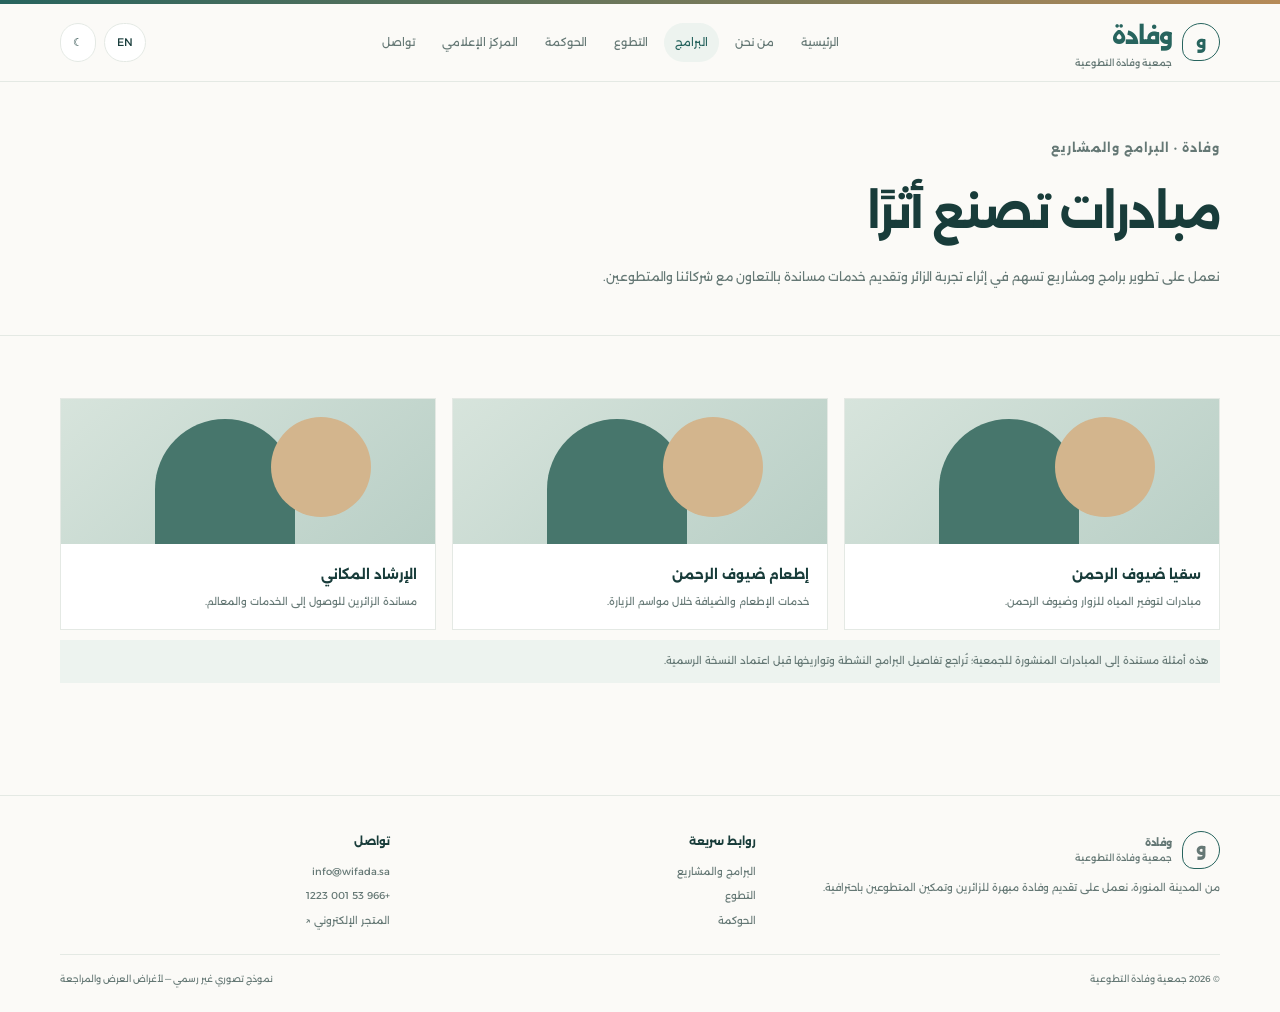
<file: wifada_and_enas_prototypes/wifada_redesign/association/programs.html>
<!doctype html><html lang="ar" dir="rtl"><head><meta charset="utf-8"><meta name="viewport" content="width=device-width,initial-scale=1"><meta name="theme-color" content="#fbfaf7"><title>البرامج والمشاريع | وفادة</title><link rel="stylesheet" href="style.css"></head><body><div class="topline"></div><header class="header"><div class="wrap header-inner"><a class="logo" href="index.html"><span class="logo-mark">و</span><span>وفادة<small>جمعية وفادة التطوعية</small></span></a><nav class="nav" id="mainNav"><a href="index.html" class="" data-ar="الرئيسية" data-en="Home">الرئيسية</a><a href="about.html" class="" data-ar="من نحن" data-en="About">من نحن</a><a href="programs.html" class="active" data-ar="البرامج" data-en="Programs">البرامج</a><a href="volunteer.html" class="" data-ar="التطوع" data-en="Volunteer">التطوع</a><a href="governance.html" class="" data-ar="الحوكمة" data-en="Governance">الحوكمة</a><a href="media.html" class="" data-ar="المركز الإعلامي" data-en="Media">المركز الإعلامي</a><a href="contact.html" class="" data-ar="تواصل" data-en="Contact">تواصل</a></nav><div class="actions"><button class="lang-btn" id="langToggle">EN</button><button class="icon-btn" id="themeToggle" aria-label="تبديل المظهر">☾</button><button class="menu-btn" id="menuToggle">☰</button></div></div></header><main><section class="page-hero"><div class="wrap"><p class="eyebrow" data-ar="وفادة · البرامج والمشاريع" data-en="Wifada · Programs">وفادة · البرامج والمشاريع</p><h1 data-ar="مبادرات تصنع أثرًا" data-en="Initiatives that make an impact">مبادرات تصنع أثرًا</h1><p data-ar="نعمل على تطوير برامج ومشاريع تسهم في إثراء تجربة الزائر وتقديم خدمات مساندة بالتعاون مع شركائنا والمتطوعين." data-en="We develop programs that enrich the visitor experience and provide meaningful support in collaboration with partners and volunteers.">نعمل على تطوير برامج ومشاريع تسهم في إثراء تجربة الزائر وتقديم خدمات مساندة بالتعاون مع شركائنا والمتطوعين.</p></div></section><section class="wrap section"><div class="project-grid"><article class="project"><div class="project-photo"></div><div class="project-body"><h3 data-ar="سقيا ضيوف الرحمن" data-en="Water for Guests of Allah">سقيا ضيوف الرحمن</h3><p data-ar="مبادرات لتوفير المياه للزوار وضيوف الرحمن." data-en="Initiatives providing drinking water to visitors and pilgrims.">مبادرات لتوفير المياه للزوار وضيوف الرحمن.</p></div></article><article class="project"><div class="project-photo"></div><div class="project-body"><h3 data-ar="إطعام ضيوف الرحمن" data-en="Hospitality & meals">إطعام ضيوف الرحمن</h3><p data-ar="خدمات الإطعام والضيافة خلال مواسم الزيارة." data-en="Food and hospitality support during visitor seasons.">خدمات الإطعام والضيافة خلال مواسم الزيارة.</p></div></article><article class="project"><div class="project-photo"></div><div class="project-body"><h3 data-ar="الإرشاد المكاني" data-en="Visitor guidance">الإرشاد المكاني</h3><p data-ar="مساندة الزائرين للوصول إلى الخدمات والمعالم." data-en="Helping visitors navigate services and landmarks.">مساندة الزائرين للوصول إلى الخدمات والمعالم.</p></div></article></div><p class="notice" data-ar="هذه أمثلة مستندة إلى المبادرات المنشورة للجمعية؛ تُراجع تفاصيل البرامج النشطة وتواريخها قبل اعتماد النسخة الرسمية." data-en="These are examples based on publicly described initiatives. Active program details and dates should be confirmed before official publication.">هذه أمثلة مستندة إلى المبادرات المنشورة للجمعية؛ تُراجع تفاصيل البرامج النشطة وتواريخها قبل اعتماد النسخة الرسمية.</p></section></main><footer class="footer"><div class="wrap"><div class="footer-grid"><div><a class="logo" href="index.html"><span class="logo-mark">و</span><span>وفادة<small>جمعية وفادة التطوعية</small></span></a><p data-ar="من المدينة المنورة، نعمل على تقديم وفادة مبهرة للزائرين وتمكين المتطوعين باحترافية." data-en="From Madinah, we work to create a remarkable welcome for visitors and empower volunteers.">من المدينة المنورة، نعمل على تقديم وفادة مبهرة للزائرين وتمكين المتطوعين باحترافية.</p></div><div><h4 data-ar="روابط سريعة" data-en="Quick links">روابط سريعة</h4><div class="footer-links"><a href="programs.html" data-ar="البرامج والمشاريع" data-en="Programs">البرامج والمشاريع</a><a href="volunteer.html" data-ar="التطوع" data-en="Volunteer">التطوع</a><a href="governance.html" data-ar="الحوكمة" data-en="Governance">الحوكمة</a></div></div><div><h4 data-ar="تواصل" data-en="Contact">تواصل</h4><div class="footer-links"><a href="mailto:info@wifada.sa">info@wifada.sa</a><a href="tel:+966530011223">+966 53 001 1223</a><a href="https://store.wifada.org.sa/" target="_blank" data-ar="المتجر الإلكتروني ↗" data-en="Donation store ↗">المتجر الإلكتروني ↗</a></div></div></div><div class="copyright"><span data-ar="© 2026 جمعية وفادة التطوعية" data-en="© 2026 Wifada Voluntary Association">© 2026 جمعية وفادة التطوعية</span><span data-ar="نموذج تصوري غير رسمي — لأغراض العرض والمراجعة" data-en="Unofficial concept prototype — for review and presentation">نموذج تصوري غير رسمي — لأغراض العرض والمراجعة</span></div></div></footer><script src="script.js"></script></body></html>
</file>
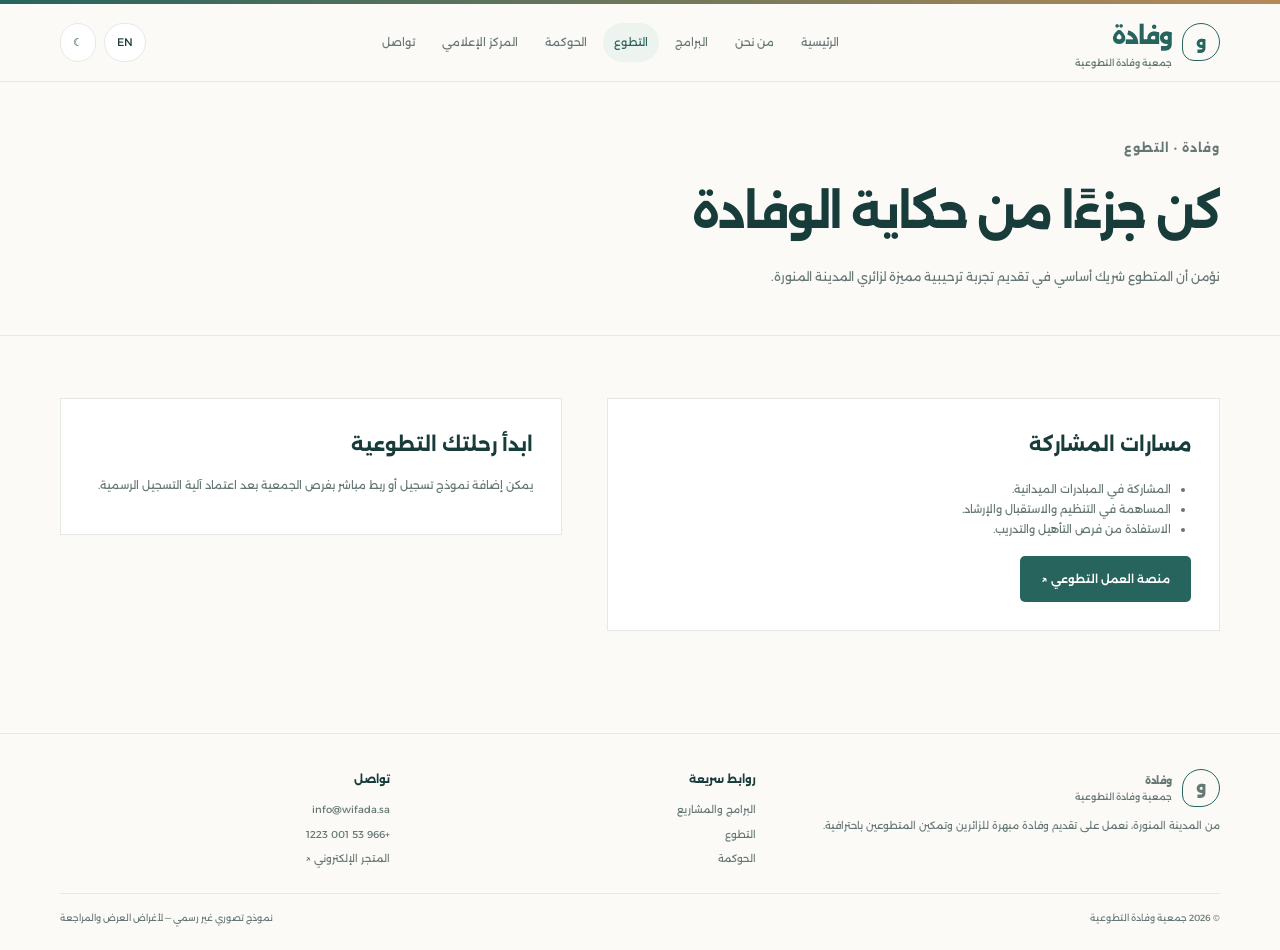
<file: wifada_and_enas_prototypes/wifada_redesign/association/volunteer.html>
<!doctype html><html lang="ar" dir="rtl"><head><meta charset="utf-8"><meta name="viewport" content="width=device-width,initial-scale=1"><meta name="theme-color" content="#fbfaf7"><title>التطوع | وفادة</title><link rel="stylesheet" href="style.css"></head><body><div class="topline"></div><header class="header"><div class="wrap header-inner"><a class="logo" href="index.html"><span class="logo-mark">و</span><span>وفادة<small>جمعية وفادة التطوعية</small></span></a><nav class="nav" id="mainNav"><a href="index.html" class="" data-ar="الرئيسية" data-en="Home">الرئيسية</a><a href="about.html" class="" data-ar="من نحن" data-en="About">من نحن</a><a href="programs.html" class="" data-ar="البرامج" data-en="Programs">البرامج</a><a href="volunteer.html" class="active" data-ar="التطوع" data-en="Volunteer">التطوع</a><a href="governance.html" class="" data-ar="الحوكمة" data-en="Governance">الحوكمة</a><a href="media.html" class="" data-ar="المركز الإعلامي" data-en="Media">المركز الإعلامي</a><a href="contact.html" class="" data-ar="تواصل" data-en="Contact">تواصل</a></nav><div class="actions"><button class="lang-btn" id="langToggle">EN</button><button class="icon-btn" id="themeToggle" aria-label="تبديل المظهر">☾</button><button class="menu-btn" id="menuToggle">☰</button></div></div></header><main><section class="page-hero"><div class="wrap"><p class="eyebrow" data-ar="وفادة · التطوع" data-en="Wifada · Volunteer">وفادة · التطوع</p><h1 data-ar="كن جزءًا من حكاية الوفادة" data-en="Be part of the welcome">كن جزءًا من حكاية الوفادة</h1><p data-ar="نؤمن أن المتطوع شريك أساسي في تقديم تجربة ترحيبية مميزة لزائري المدينة المنورة." data-en="Volunteers are essential partners in creating a thoughtful and memorable experience for visitors to Madinah.">نؤمن أن المتطوع شريك أساسي في تقديم تجربة ترحيبية مميزة لزائري المدينة المنورة.</p></div></section><section class="wrap section"><div class="content-grid"><article class="content-card"><h2 data-ar="مسارات المشاركة" data-en="Ways to participate">مسارات المشاركة</h2><ul class="list-clean"><li data-ar="المشاركة في المبادرات الميدانية." data-en="Join on-ground initiatives.">المشاركة في المبادرات الميدانية.</li><li data-ar="المساهمة في التنظيم والاستقبال والإرشاد." data-en="Support organization, welcoming, and guidance.">المساهمة في التنظيم والاستقبال والإرشاد.</li><li data-ar="الاستفادة من فرص التأهيل والتدريب." data-en="Take part in training and development opportunities.">الاستفادة من فرص التأهيل والتدريب.</li></ul><a class="btn btn-primary" href="https://nvg.gov.sa/" target="_blank" data-ar="منصة العمل التطوعي ↗" data-en="National volunteering platform ↗">منصة العمل التطوعي ↗</a></article><article class="content-card"><h2 data-ar="ابدأ رحلتك التطوعية" data-en="Start volunteering">ابدأ رحلتك التطوعية</h2><p data-ar="يمكن إضافة نموذج تسجيل أو ربط مباشر بفرص الجمعية بعد اعتماد آلية التسجيل الرسمية." data-en="A registration form or direct link to official opportunities can be added once the association confirms its process.">يمكن إضافة نموذج تسجيل أو ربط مباشر بفرص الجمعية بعد اعتماد آلية التسجيل الرسمية.</p></article></div></section></main><footer class="footer"><div class="wrap"><div class="footer-grid"><div><a class="logo" href="index.html"><span class="logo-mark">و</span><span>وفادة<small>جمعية وفادة التطوعية</small></span></a><p data-ar="من المدينة المنورة، نعمل على تقديم وفادة مبهرة للزائرين وتمكين المتطوعين باحترافية." data-en="From Madinah, we work to create a remarkable welcome for visitors and empower volunteers.">من المدينة المنورة، نعمل على تقديم وفادة مبهرة للزائرين وتمكين المتطوعين باحترافية.</p></div><div><h4 data-ar="روابط سريعة" data-en="Quick links">روابط سريعة</h4><div class="footer-links"><a href="programs.html" data-ar="البرامج والمشاريع" data-en="Programs">البرامج والمشاريع</a><a href="volunteer.html" data-ar="التطوع" data-en="Volunteer">التطوع</a><a href="governance.html" data-ar="الحوكمة" data-en="Governance">الحوكمة</a></div></div><div><h4 data-ar="تواصل" data-en="Contact">تواصل</h4><div class="footer-links"><a href="mailto:info@wifada.sa">info@wifada.sa</a><a href="tel:+966530011223">+966 53 001 1223</a><a href="https://store.wifada.org.sa/" target="_blank" data-ar="المتجر الإلكتروني ↗" data-en="Donation store ↗">المتجر الإلكتروني ↗</a></div></div></div><div class="copyright"><span data-ar="© 2026 جمعية وفادة التطوعية" data-en="© 2026 Wifada Voluntary Association">© 2026 جمعية وفادة التطوعية</span><span data-ar="نموذج تصوري غير رسمي — لأغراض العرض والمراجعة" data-en="Unofficial concept prototype — for review and presentation">نموذج تصوري غير رسمي — لأغراض العرض والمراجعة</span></div></div></footer><script src="script.js"></script></body></html>
</file>
<file: wifada_and_enas_prototypes/wifada_redesign/association/style.css>
@import url('https://fonts.googleapis.com/css2?family=Alexandria:wght@300;400;500;600;700;800&family=DM+Sans:wght@400;500;600;700&display=swap');
:root{--bg:#fbfaf7;--paper:#fff;--ink:#183c3a;--muted:#657875;--brand:#27645e;--brand2:#b58a58;--soft:#edf3ef;--line:#e4e9e4;--shadow:0 18px 50px rgba(24,60,58,.08);--header:rgba(251,250,247,.92)}
[data-theme=dark]{--bg:#121f1e;--paper:#1b2c2a;--ink:#edf4ef;--muted:#b1c1ba;--brand:#9bc7b8;--brand2:#d2ad7c;--soft:#253936;--line:#344744;--shadow:0 18px 50px rgba(0,0,0,.22);--header:rgba(18,31,30,.92)}
*{box-sizing:border-box}html{scroll-behavior:smooth;scroll-padding-top:90px}body{margin:0;background:var(--bg);color:var(--ink);font-family:Alexandria,'DM Sans',sans-serif;line-height:1.85;transition:background .25s,color .25s}a{color:inherit;text-decoration:none}button,input{font:inherit}.wrap{width:min(1160px,91%);margin:auto}.topline{height:4px;background:linear-gradient(90deg,var(--brand),var(--brand2))}.header{height:78px;position:sticky;top:0;z-index:20;background:var(--header);backdrop-filter:blur(18px);border-bottom:1px solid var(--line)}.header-inner{height:100%;display:flex;align-items:center;justify-content:space-between;gap:22px}.logo{display:flex;align-items:center;gap:10px;font-weight:800;letter-spacing:-.04em;color:var(--brand);font-size:23px;white-space:nowrap}.logo-mark{width:38px;height:38px;border:1.5px solid var(--brand);border-radius:50% 50% 50% 12px;display:grid;place-items:center;font-size:17px}.logo small{display:block;font-size:9px;letter-spacing:0;color:var(--muted);font-weight:500;line-height:1.4}.nav{display:flex;align-items:center;gap:5px}.nav a{font-size:11px;color:var(--muted);padding:9px 11px;border-radius:30px}.nav a:hover,.nav a.active{color:var(--brand);background:var(--soft)}.actions{display:flex;align-items:center;gap:8px}.icon-btn,.lang-btn,.menu-btn{border:1px solid var(--line);background:var(--paper);color:var(--ink);border-radius:30px;padding:8px 12px;font-size:11px;cursor:pointer}.menu-btn{display:none}.btn{display:inline-flex;align-items:center;justify-content:center;gap:10px;padding:12px 20px;border-radius:5px;font-size:11px;font-weight:600;transition:.2s;border:1px solid transparent}.btn:hover{transform:translateY(-2px)}.btn-primary{background:var(--brand);color:white}.btn-outline{border-color:var(--line);background:var(--paper);color:var(--ink)}.btn-gold{background:var(--brand2);color:#fff}.eyebrow{font-size:10px;letter-spacing:.08em;color:var(--brand2);font-weight:700;margin:0 0 10px}.hero{padding:76px 0 70px;display:grid;grid-template-columns:1.05fr .95fr;gap:60px;align-items:center}.hero h1{font-size:clamp(34px,5vw,57px);line-height:1.35;letter-spacing:-.045em;margin:0 0 18px;max-width:650px}.hero h1 em{font-style:normal;color:var(--brand)}.lead{font-size:13px;color:var(--muted);max-width:560px;line-height:2.1}.hero-actions{display:flex;gap:10px;flex-wrap:wrap;margin-top:26px}.hero-art{height:360px;border-radius:48% 48% 6px 48%;background:linear-gradient(145deg,var(--soft),#e8dfd1);position:relative;overflow:hidden}.hero-art:before{content:'';position:absolute;width:260px;height:260px;border:1px solid rgba(39,100,94,.25);border-radius:50%;top:40px;right:15%}.hero-art:after{content:'';position:absolute;width:190px;height:190px;border:1px solid rgba(39,100,94,.2);border-radius:50%;top:75px;right:25%}.art-sun{position:absolute;width:110px;height:110px;border-radius:50%;background:#d2b48d;top:52px;left:16%;opacity:.85}.art-arch{position:absolute;bottom:-35px;left:23%;width:54%;height:260px;border-radius:160px 160px 0 0;background:linear-gradient(180deg,#7eaaa0,#315f58);box-shadow:25px 0 0 rgba(181,138,88,.22)}.art-line{position:absolute;z-index:2;bottom:65px;left:14%;width:72%;height:1px;background:rgba(255,255,255,.7);transform:rotate(-18deg)}.hero-caption{position:absolute;z-index:3;bottom:28px;right:28px;color:#fff;font-size:10px;letter-spacing:.1em}.section{padding:62px 0}.section-head{display:flex;justify-content:space-between;align-items:end;gap:20px;margin-bottom:28px}.section-head h2{font-size:clamp(23px,3vw,34px);line-height:1.4;margin:0;letter-spacing:-.04em}.section-head p{font-size:11px;color:var(--muted);max-width:470px;margin:0}.grid-3{display:grid;grid-template-columns:repeat(3,1fr);gap:16px}.feature{padding:25px;background:var(--paper);border:1px solid var(--line);min-height:190px;transition:.2s}.feature:hover,.project:hover{transform:translateY(-3px);box-shadow:var(--shadow)}.feature-num{font-family:'DM Sans',sans-serif;font-size:12px;color:var(--brand2)}.feature h3{font-size:15px;margin:18px 0 8px}.feature p{font-size:11px;color:var(--muted);margin:0}.feature a{display:inline-block;margin-top:15px;font-size:10px;color:var(--brand);font-weight:700}.band{background:var(--soft);padding:50px 0}.band-inner{display:flex;align-items:center;justify-content:space-between;gap:30px}.band h2{font-size:26px;margin:0 0 7px}.band p{font-size:11px;color:var(--muted);margin:0}.stats{display:grid;grid-template-columns:repeat(4,1fr);border-block:1px solid var(--line);padding:24px 0}.stat{text-align:center;border-inline-end:1px solid var(--line)}.stat:last-child{border:0}.stat strong{font:700 25px 'DM Sans',sans-serif;color:var(--brand)}.stat span{display:block;font-size:10px;color:var(--muted)}.footer{border-top:1px solid var(--line);padding:35px 0 24px;margin-top:40px}.footer-grid{display:grid;grid-template-columns:1.3fr 1fr 1fr;gap:35px}.footer p,.footer a{font-size:10px;color:var(--muted)}.footer h4{font-size:11px;margin:0 0 12px}.footer-links{display:grid;gap:6px}.copyright{border-top:1px solid var(--line);margin-top:24px;padding-top:16px;font-size:9px;color:var(--muted);display:flex;justify-content:space-between}.page-hero{padding:55px 0 35px;border-bottom:1px solid var(--line)}.page-hero h1{font-size:clamp(30px,4vw,46px);margin:0;letter-spacing:-.04em}.page-hero p{font-size:12px;color:var(--muted);max-width:650px}.content-grid{display:grid;grid-template-columns:1.1fr .9fr;gap:45px;align-items:start}.content-card{background:var(--paper);border:1px solid var(--line);padding:28px}.content-card h2{font-size:19px;margin:0 0 12px}.content-card p,.content-card li{font-size:11px;color:var(--muted)}.list-clean{padding-inline-start:20px}.tag{display:inline-block;background:var(--soft);color:var(--brand);padding:5px 10px;font-size:9px;margin:3px;border-radius:2px}.project-grid{display:grid;grid-template-columns:repeat(3,1fr);gap:16px}.project{background:var(--paper);border:1px solid var(--line);transition:.2s}.project-photo{height:145px;background:linear-gradient(140deg,#d7e4dc,#b9cfc6);position:relative;overflow:hidden}.project-photo:before{content:'';position:absolute;width:140px;height:190px;bottom:-65px;left:25%;border-radius:100px 100px 0 0;background:#47766c}.project-photo:after{content:'';position:absolute;width:100px;height:100px;top:18px;right:17%;border-radius:50%;background:#d3b58d}.project-body{padding:18px}.project-body h3{font-size:13px;margin:0 0 6px}.project-body p{font-size:10px;color:var(--muted);margin:0}.form{display:grid;gap:12px}.form label{font-size:10px;color:var(--muted)}.form input,.form textarea{width:100%;padding:12px;border:1px solid var(--line);background:var(--paper);color:var(--ink);border-radius:3px}.form textarea{min-height:110px}.notice{font-size:10px;color:var(--muted);background:var(--soft);padding:12px}.fade{animation:fade .5s ease both}@keyframes fade{from{opacity:0;transform:translateY(8px)}to{opacity:1;transform:none}}
/* store */
.store-hero{padding:48px 0 42px;background:var(--soft)}.store-hero-inner{display:grid;grid-template-columns:1fr .8fr;gap:40px;align-items:center}.store-hero h1{font-size:clamp(30px,4vw,46px);line-height:1.45;margin:0 0 12px}.store-hero p{font-size:12px;color:var(--muted);max-width:520px}.store-visual{height:240px;background:var(--paper);border:1px solid var(--line);position:relative;display:grid;place-items:center;overflow:hidden}.store-visual:before{content:'';width:170px;height:170px;border:1px solid var(--brand);border-radius:50%;position:absolute}.store-visual:after{content:'وفادة';font-size:48px;font-weight:800;color:var(--brand);letter-spacing:-.08em}.filters{display:flex;gap:8px;flex-wrap:wrap;margin:20px 0}.filter{border:1px solid var(--line);background:var(--paper);color:var(--muted);padding:8px 13px;border-radius:30px;font-size:10px;cursor:pointer}.filter.active{background:var(--brand);color:white;border-color:var(--brand)}.product-grid{display:grid;grid-template-columns:repeat(3,1fr);gap:16px}.product-card{border:1px solid var(--line);background:var(--paper)}.product-art{height:160px;background:linear-gradient(145deg,#e5eee8,#d3e1d9);display:grid;place-items:center;color:#35665d;font-size:38px;position:relative}.product-art:after{content:'';position:absolute;width:100px;height:100px;border:1px solid rgba(39,100,94,.4);border-radius:50%}.product-info{padding:17px}.product-info small{color:var(--brand2);font-size:9px}.product-info h3{font-size:13px;margin:4px 0}.product-info p{font-size:10px;color:var(--muted);min-height:38px}.product-actions{display:flex;align-items:center;justify-content:space-between;gap:8px}.product-actions strong{font:700 13px 'DM Sans',sans-serif}.product-actions button{border:0;background:var(--brand);color:#fff;padding:9px 13px;font-size:10px;cursor:pointer}.cart-count{display:inline-grid;place-items:center;background:var(--brand2);color:white;border-radius:50%;width:18px;height:18px;font:11px 'DM Sans',sans-serif;margin-inline-start:4px}.cart-panel{position:fixed;inset:0;z-index:40;background:rgba(0,0,0,.4);display:none;justify-content:flex-end}.cart-panel.open{display:flex}.cart-box{width:min(420px,100%);height:100%;background:var(--paper);padding:25px;overflow:auto}.cart-head{display:flex;justify-content:space-between;align-items:center}.cart-items{display:grid;gap:12px;margin:20px 0}.cart-row{display:flex;justify-content:space-between;gap:10px;border-bottom:1px solid var(--line);padding-bottom:12px;font-size:11px}.cart-row button{border:0;background:none;color:#a44;cursor:pointer}.total{display:flex;justify-content:space-between;padding:16px 0;border-top:1px solid var(--line);font-weight:700}.empty{font-size:11px;color:var(--muted);padding:25px 0}.mobile-only{display:none}
@media(max-width:900px){.nav{gap:0}.nav a{padding:8px 7px;font-size:10px}.hero{gap:30px}.grid-3,.project-grid,.product-grid{grid-template-columns:repeat(2,1fr)}}
@media(max-width:700px){.header{height:68px}.nav{display:none;position:absolute;top:68px;inset-inline:4%;background:var(--paper);border:1px solid var(--line);padding:12px;box-shadow:var(--shadow);flex-direction:column;align-items:stretch}.nav.open{display:flex}.nav a{padding:10px 13px}.menu-btn{display:block}.hero,.store-hero-inner,.content-grid{grid-template-columns:1fr}.hero{padding:48px 0;gap:24px}.hero-art{height:250px}.section{padding:44px 0}.grid-3,.project-grid,.product-grid{grid-template-columns:1fr 1fr}.band-inner{align-items:flex-start;flex-direction:column}.footer-grid{grid-template-columns:1fr 1fr}.stats{grid-template-columns:1fr 1fr;gap:18px}.stat:nth-child(2){border:0}.store-visual{height:190px}}
@media(max-width:480px){.grid-3,.project-grid,.product-grid{grid-template-columns:1fr}.footer-grid{grid-template-columns:1fr}.copyright{flex-direction:column;gap:5px}.section-head{align-items:flex-start;flex-direction:column}.actions .lang-btn{padding:7px 9px}.hero h1{font-size:34px}}
</file>
<file: wifada_and_enas_prototypes/wifada_redesign/store/style.css>
@import url('https://fonts.googleapis.com/css2?family=Alexandria:wght@300;400;500;600;700;800&family=DM+Sans:wght@400;500;600;700&display=swap');
:root{--bg:#fbfaf7;--paper:#fff;--ink:#183c3a;--muted:#657875;--brand:#27645e;--brand2:#b58a58;--soft:#edf3ef;--line:#e4e9e4;--shadow:0 18px 50px rgba(24,60,58,.08);--header:rgba(251,250,247,.92)}
[data-theme=dark]{--bg:#121f1e;--paper:#1b2c2a;--ink:#edf4ef;--muted:#b1c1ba;--brand:#9bc7b8;--brand2:#d2ad7c;--soft:#253936;--line:#344744;--shadow:0 18px 50px rgba(0,0,0,.22);--header:rgba(18,31,30,.92)}
*{box-sizing:border-box}html{scroll-behavior:smooth;scroll-padding-top:90px}body{margin:0;background:var(--bg);color:var(--ink);font-family:Alexandria,'DM Sans',sans-serif;line-height:1.85;transition:background .25s,color .25s}a{color:inherit;text-decoration:none}button,input{font:inherit}.wrap{width:min(1160px,91%);margin:auto}.topline{height:4px;background:linear-gradient(90deg,var(--brand),var(--brand2))}.header{height:78px;position:sticky;top:0;z-index:20;background:var(--header);backdrop-filter:blur(18px);border-bottom:1px solid var(--line)}.header-inner{height:100%;display:flex;align-items:center;justify-content:space-between;gap:22px}.logo{display:flex;align-items:center;gap:10px;font-weight:800;letter-spacing:-.04em;color:var(--brand);font-size:23px;white-space:nowrap}.logo-mark{width:38px;height:38px;border:1.5px solid var(--brand);border-radius:50% 50% 50% 12px;display:grid;place-items:center;font-size:17px}.logo small{display:block;font-size:9px;letter-spacing:0;color:var(--muted);font-weight:500;line-height:1.4}.nav{display:flex;align-items:center;gap:5px}.nav a{font-size:11px;color:var(--muted);padding:9px 11px;border-radius:30px}.nav a:hover,.nav a.active{color:var(--brand);background:var(--soft)}.actions{display:flex;align-items:center;gap:8px}.icon-btn,.lang-btn,.menu-btn{border:1px solid var(--line);background:var(--paper);color:var(--ink);border-radius:30px;padding:8px 12px;font-size:11px;cursor:pointer}.menu-btn{display:none}.btn{display:inline-flex;align-items:center;justify-content:center;gap:10px;padding:12px 20px;border-radius:5px;font-size:11px;font-weight:600;transition:.2s;border:1px solid transparent}.btn:hover{transform:translateY(-2px)}.btn-primary{background:var(--brand);color:white}.btn-outline{border-color:var(--line);background:var(--paper);color:var(--ink)}.btn-gold{background:var(--brand2);color:#fff}.eyebrow{font-size:10px;letter-spacing:.08em;color:var(--brand2);font-weight:700;margin:0 0 10px}.hero{padding:76px 0 70px;display:grid;grid-template-columns:1.05fr .95fr;gap:60px;align-items:center}.hero h1{font-size:clamp(34px,5vw,57px);line-height:1.35;letter-spacing:-.045em;margin:0 0 18px;max-width:650px}.hero h1 em{font-style:normal;color:var(--brand)}.lead{font-size:13px;color:var(--muted);max-width:560px;line-height:2.1}.hero-actions{display:flex;gap:10px;flex-wrap:wrap;margin-top:26px}.hero-art{height:360px;border-radius:48% 48% 6px 48%;background:linear-gradient(145deg,var(--soft),#e8dfd1);position:relative;overflow:hidden}.hero-art:before{content:'';position:absolute;width:260px;height:260px;border:1px solid rgba(39,100,94,.25);border-radius:50%;top:40px;right:15%}.hero-art:after{content:'';position:absolute;width:190px;height:190px;border:1px solid rgba(39,100,94,.2);border-radius:50%;top:75px;right:25%}.art-sun{position:absolute;width:110px;height:110px;border-radius:50%;background:#d2b48d;top:52px;left:16%;opacity:.85}.art-arch{position:absolute;bottom:-35px;left:23%;width:54%;height:260px;border-radius:160px 160px 0 0;background:linear-gradient(180deg,#7eaaa0,#315f58);box-shadow:25px 0 0 rgba(181,138,88,.22)}.art-line{position:absolute;z-index:2;bottom:65px;left:14%;width:72%;height:1px;background:rgba(255,255,255,.7);transform:rotate(-18deg)}.hero-caption{position:absolute;z-index:3;bottom:28px;right:28px;color:#fff;font-size:10px;letter-spacing:.1em}.section{padding:62px 0}.section-head{display:flex;justify-content:space-between;align-items:end;gap:20px;margin-bottom:28px}.section-head h2{font-size:clamp(23px,3vw,34px);line-height:1.4;margin:0;letter-spacing:-.04em}.section-head p{font-size:11px;color:var(--muted);max-width:470px;margin:0}.grid-3{display:grid;grid-template-columns:repeat(3,1fr);gap:16px}.feature{padding:25px;background:var(--paper);border:1px solid var(--line);min-height:190px;transition:.2s}.feature:hover,.project:hover{transform:translateY(-3px);box-shadow:var(--shadow)}.feature-num{font-family:'DM Sans',sans-serif;font-size:12px;color:var(--brand2)}.feature h3{font-size:15px;margin:18px 0 8px}.feature p{font-size:11px;color:var(--muted);margin:0}.feature a{display:inline-block;margin-top:15px;font-size:10px;color:var(--brand);font-weight:700}.band{background:var(--soft);padding:50px 0}.band-inner{display:flex;align-items:center;justify-content:space-between;gap:30px}.band h2{font-size:26px;margin:0 0 7px}.band p{font-size:11px;color:var(--muted);margin:0}.stats{display:grid;grid-template-columns:repeat(4,1fr);border-block:1px solid var(--line);padding:24px 0}.stat{text-align:center;border-inline-end:1px solid var(--line)}.stat:last-child{border:0}.stat strong{font:700 25px 'DM Sans',sans-serif;color:var(--brand)}.stat span{display:block;font-size:10px;color:var(--muted)}.footer{border-top:1px solid var(--line);padding:35px 0 24px;margin-top:40px}.footer-grid{display:grid;grid-template-columns:1.3fr 1fr 1fr;gap:35px}.footer p,.footer a{font-size:10px;color:var(--muted)}.footer h4{font-size:11px;margin:0 0 12px}.footer-links{display:grid;gap:6px}.copyright{border-top:1px solid var(--line);margin-top:24px;padding-top:16px;font-size:9px;color:var(--muted);display:flex;justify-content:space-between}.page-hero{padding:55px 0 35px;border-bottom:1px solid var(--line)}.page-hero h1{font-size:clamp(30px,4vw,46px);margin:0;letter-spacing:-.04em}.page-hero p{font-size:12px;color:var(--muted);max-width:650px}.content-grid{display:grid;grid-template-columns:1.1fr .9fr;gap:45px;align-items:start}.content-card{background:var(--paper);border:1px solid var(--line);padding:28px}.content-card h2{font-size:19px;margin:0 0 12px}.content-card p,.content-card li{font-size:11px;color:var(--muted)}.list-clean{padding-inline-start:20px}.tag{display:inline-block;background:var(--soft);color:var(--brand);padding:5px 10px;font-size:9px;margin:3px;border-radius:2px}.project-grid{display:grid;grid-template-columns:repeat(3,1fr);gap:16px}.project{background:var(--paper);border:1px solid var(--line);transition:.2s}.project-photo{height:145px;background:linear-gradient(140deg,#d7e4dc,#b9cfc6);position:relative;overflow:hidden}.project-photo:before{content:'';position:absolute;width:140px;height:190px;bottom:-65px;left:25%;border-radius:100px 100px 0 0;background:#47766c}.project-photo:after{content:'';position:absolute;width:100px;height:100px;top:18px;right:17%;border-radius:50%;background:#d3b58d}.project-body{padding:18px}.project-body h3{font-size:13px;margin:0 0 6px}.project-body p{font-size:10px;color:var(--muted);margin:0}.form{display:grid;gap:12px}.form label{font-size:10px;color:var(--muted)}.form input,.form textarea{width:100%;padding:12px;border:1px solid var(--line);background:var(--paper);color:var(--ink);border-radius:3px}.form textarea{min-height:110px}.notice{font-size:10px;color:var(--muted);background:var(--soft);padding:12px}.fade{animation:fade .5s ease both}@keyframes fade{from{opacity:0;transform:translateY(8px)}to{opacity:1;transform:none}}
/* store */
.store-hero{padding:48px 0 42px;background:var(--soft)}.store-hero-inner{display:grid;grid-template-columns:1fr .8fr;gap:40px;align-items:center}.store-hero h1{font-size:clamp(30px,4vw,46px);line-height:1.45;margin:0 0 12px}.store-hero p{font-size:12px;color:var(--muted);max-width:520px}.store-visual{height:240px;background:var(--paper);border:1px solid var(--line);position:relative;display:grid;place-items:center;overflow:hidden}.store-visual:before{content:'';width:170px;height:170px;border:1px solid var(--brand);border-radius:50%;position:absolute}.store-visual:after{content:'وفادة';font-size:48px;font-weight:800;color:var(--brand);letter-spacing:-.08em}.filters{display:flex;gap:8px;flex-wrap:wrap;margin:20px 0}.filter{border:1px solid var(--line);background:var(--paper);color:var(--muted);padding:8px 13px;border-radius:30px;font-size:10px;cursor:pointer}.filter.active{background:var(--brand);color:white;border-color:var(--brand)}.product-grid{display:grid;grid-template-columns:repeat(3,1fr);gap:16px}.product-card{border:1px solid var(--line);background:var(--paper)}.product-art{height:160px;background:linear-gradient(145deg,#e5eee8,#d3e1d9);display:grid;place-items:center;color:#35665d;font-size:38px;position:relative}.product-art:after{content:'';position:absolute;width:100px;height:100px;border:1px solid rgba(39,100,94,.4);border-radius:50%}.product-info{padding:17px}.product-info small{color:var(--brand2);font-size:9px}.product-info h3{font-size:13px;margin:4px 0}.product-info p{font-size:10px;color:var(--muted);min-height:38px}.product-actions{display:flex;align-items:center;justify-content:space-between;gap:8px}.product-actions strong{font:700 13px 'DM Sans',sans-serif}.product-actions button{border:0;background:var(--brand);color:#fff;padding:9px 13px;font-size:10px;cursor:pointer}.cart-count{display:inline-grid;place-items:center;background:var(--brand2);color:white;border-radius:50%;width:18px;height:18px;font:11px 'DM Sans',sans-serif;margin-inline-start:4px}.cart-panel{position:fixed;inset:0;z-index:40;background:rgba(0,0,0,.4);display:none;justify-content:flex-end}.cart-panel.open{display:flex}.cart-box{width:min(420px,100%);height:100%;background:var(--paper);padding:25px;overflow:auto}.cart-head{display:flex;justify-content:space-between;align-items:center}.cart-items{display:grid;gap:12px;margin:20px 0}.cart-row{display:flex;justify-content:space-between;gap:10px;border-bottom:1px solid var(--line);padding-bottom:12px;font-size:11px}.cart-row button{border:0;background:none;color:#a44;cursor:pointer}.total{display:flex;justify-content:space-between;padding:16px 0;border-top:1px solid var(--line);font-weight:700}.empty{font-size:11px;color:var(--muted);padding:25px 0}.mobile-only{display:none}
@media(max-width:900px){.nav{gap:0}.nav a{padding:8px 7px;font-size:10px}.hero{gap:30px}.grid-3,.project-grid,.product-grid{grid-template-columns:repeat(2,1fr)}}
@media(max-width:700px){.header{height:68px}.nav{display:none;position:absolute;top:68px;inset-inline:4%;background:var(--paper);border:1px solid var(--line);padding:12px;box-shadow:var(--shadow);flex-direction:column;align-items:stretch}.nav.open{display:flex}.nav a{padding:10px 13px}.menu-btn{display:block}.hero,.store-hero-inner,.content-grid{grid-template-columns:1fr}.hero{padding:48px 0;gap:24px}.hero-art{height:250px}.section{padding:44px 0}.grid-3,.project-grid,.product-grid{grid-template-columns:1fr 1fr}.band-inner{align-items:flex-start;flex-direction:column}.footer-grid{grid-template-columns:1fr 1fr}.stats{grid-template-columns:1fr 1fr;gap:18px}.stat:nth-child(2){border:0}.store-visual{height:190px}}
@media(max-width:480px){.grid-3,.project-grid,.product-grid{grid-template-columns:1fr}.footer-grid{grid-template-columns:1fr}.copyright{flex-direction:column;gap:5px}.section-head{align-items:flex-start;flex-direction:column}.actions .lang-btn{padding:7px 9px}.hero h1{font-size:34px}}
</file>
